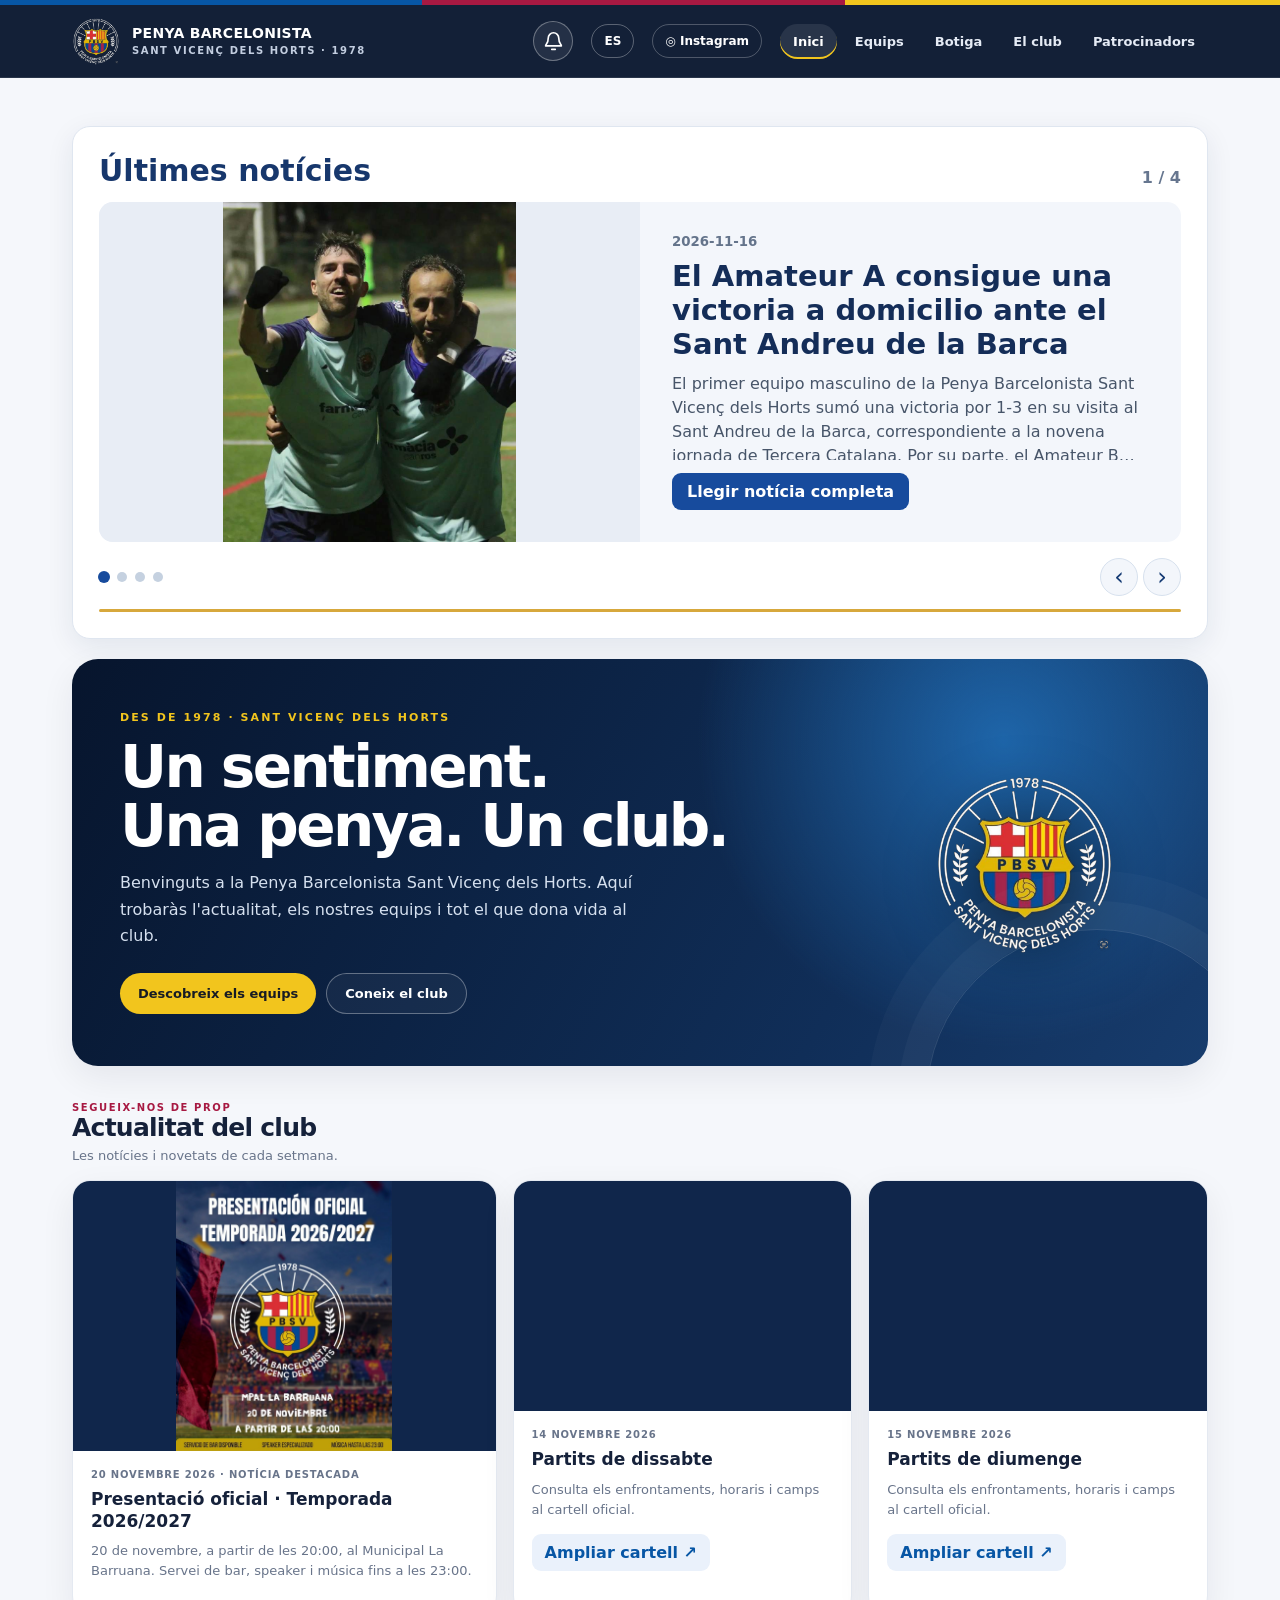
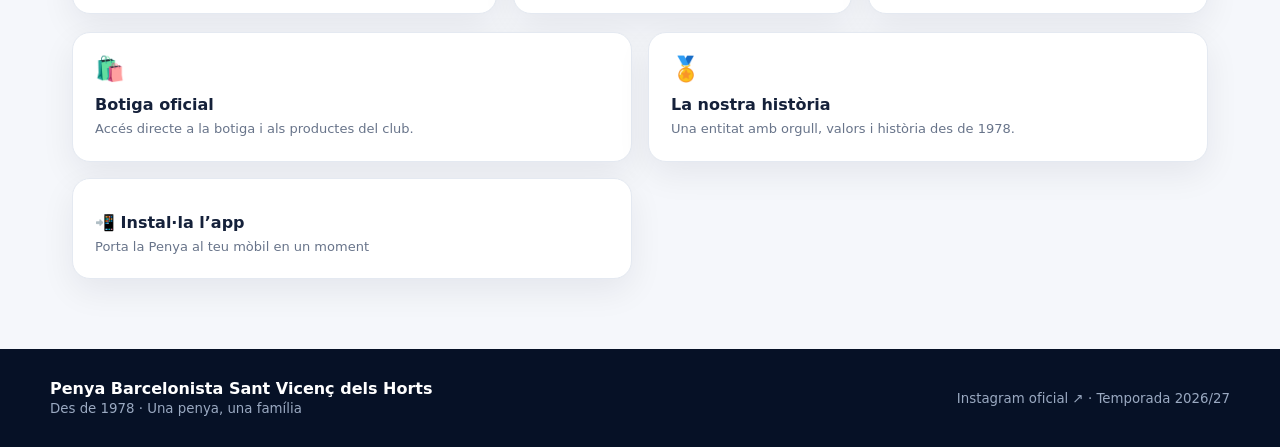
<file: preview/portada-optimitzada/index.html>
<!doctype html>
<html lang="ca">
<head>
<meta charset="utf-8">
<meta name="viewport" content="width=device-width,initial-scale=1">
<meta name="theme-color" content="#07152d">
<meta name="description" content="Web oficial de la Penya Barcelonista Sant Vicenç dels Horts. Actualitat, equips, botiga i club.">
<title>Penya Barcelonista Sant Vicenç dels Horts</title>
<style>
:root{--navy:#07152d;--navy2:#10264b;--blue:#0756a5;--red:#a71942;--gold:#f2c51d;--paper:#f5f7fb;--ink:#15213a;--muted:#68748a;--line:#e4e9f1;--white:#fff;--radius:18px;--shadow:0 12px 34px #07152d12}
*{box-sizing:border-box}html{scroll-behavior:smooth}body{margin:0;background:var(--paper);color:var(--ink);font-family:Inter,ui-sans-serif,system-ui,-apple-system,"Segoe UI",sans-serif}a{color:inherit;text-decoration:none}button{font:inherit}
.topline{height:5px;background:linear-gradient(90deg,var(--blue) 0 33%,var(--red) 33% 66%,var(--gold) 66%)}
header{position:sticky;top:0;z-index:20;background:#07152df2;backdrop-filter:blur(14px);color:white;border-bottom:1px solid #ffffff18}
.navwrap{max-width:1180px;margin:auto;padding:12px 22px;display:flex;align-items:center;gap:18px}
.brand{display:flex;align-items:center;gap:12px;min-width:0;margin-right:auto}.brand img{width:48px;height:48px;object-fit:contain;border-radius:0;background:transparent}.brandname{font-size:14px;font-weight:850;letter-spacing:.02em;line-height:1.2}.brandname small{display:block;color:#c3cee0;font-size:10px;font-weight:650;letter-spacing:.16em;margin-top:4px}
nav{display:flex;align-items:center;gap:5px}nav button{border:0;background:transparent;color:#e5ebf5;padding:10px 13px;border-radius:999px;font-weight:700;font-size:13px;cursor:pointer}nav button:hover,nav button.active{background:#ffffff17;color:#fff}nav button.active{box-shadow:inset 0 -2px var(--gold)}
.menu-toggle{display:none;border:1px solid #ffffff35;background:transparent;color:white;border-radius:12px;padding:9px 12px}
main{max-width:1180px;margin:auto;padding:28px 22px 70px}.view{display:none}.view.active{display:block}
.hero{position:relative;overflow:hidden;border-radius:26px;padding:52px 48px;min-height:310px;color:white;background:radial-gradient(circle at 82% 20%,#1e65a9 0,transparent 31%),linear-gradient(120deg,#07152d,#102e58 70%,#173c6d);box-shadow:var(--shadow)}
.hero:after{content:"";position:absolute;width:340px;height:340px;border:1px solid #ffffff20;border-radius:50%;right:-60px;bottom:-205px;box-shadow:0 0 0 28px #ffffff08,0 0 0 58px #ffffff06}
.eyebrow{font-size:11px;font-weight:850;letter-spacing:.19em;text-transform:uppercase;color:var(--gold)}h1{font-size:clamp(34px,5vw,58px);line-height:1.02;letter-spacing:-.045em;margin:14px 0;max-width:650px}.hero p{max-width:540px;color:#d5e0ef;line-height:1.65;margin:0 0 24px}.hero-actions{display:flex;gap:10px;flex-wrap:wrap}.btn{display:inline-flex;align-items:center;justify-content:center;border:0;border-radius:999px;padding:12px 18px;font-weight:800;font-size:13px;cursor:pointer}.btn.gold{background:var(--gold);color:#171b24}.btn.ghost{border:1px solid #ffffff55;color:white;background:#ffffff0b}.hero-crest{position:absolute;width:185px;height:185px;right:8%;top:50%;transform:translateY(-50%);object-fit:contain;filter:drop-shadow(0 12px 25px #0008)}
.section-head{display:flex;align-items:end;justify-content:space-between;gap:15px;margin:36px 0 17px}.section-head h2{font-size:25px;letter-spacing:-.03em;margin:0}.section-head p{color:var(--muted);font-size:13px;margin:6px 0 0}.kicker{color:var(--red);font-size:10px;letter-spacing:.16em;font-weight:900;text-transform:uppercase}
.news-grid{display:grid;grid-template-columns:1.25fr 1fr 1fr;gap:16px}.news-card,.panel,.team-card,.club-card{background:white;border:1px solid var(--line);border-radius:var(--radius);overflow:hidden;box-shadow:var(--shadow)}
.news-visual{height:150px;background:linear-gradient(135deg,#0b2b55,#1762a7);display:grid;place-items:center;color:white;position:relative}.news-card:first-child .news-visual{height:190px;background:linear-gradient(135deg,#10254a,#a71942)}.news-visual .ball{font-size:56px;opacity:.9}.news-visual .visual-label{position:absolute;left:17px;bottom:14px;font-size:10px;letter-spacing:.14em;font-weight:900;color:#fff}
.news-body{padding:18px}.meta{font-size:10px;color:var(--muted);font-weight:800;letter-spacing:.08em;text-transform:uppercase}.news-body h3{font-size:17px;line-height:1.25;margin:9px 0}.news-body p{font-size:13px;color:var(--muted);line-height:1.55;margin:0 0 14px}.readmore{font-size:12px;font-weight:850;color:var(--blue)}
.notice{padding:13px 16px;background:#fff8df;border:1px solid #f3e5ad;color:#66551c;border-radius:13px;font-size:12px;line-height:1.5;margin-top:18px}
.quick-grid{display:grid;grid-template-columns:repeat(3,1fr);gap:16px;margin-top:18px}.quick{padding:22px;background:white;border:1px solid var(--line);border-radius:var(--radius);box-shadow:var(--shadow)}.quick .symbol{font-size:24px}.quick h3{margin:12px 0 5px;font-size:16px}.quick p{margin:0;color:var(--muted);font-size:13px;line-height:1.5}
.page-title{padding:30px 0 18px}.page-title h1{font-size:clamp(32px,4vw,44px);color:var(--navy);margin:7px 0}.page-title p{color:var(--muted);max-width:680px;line-height:1.6;margin:0}
.team-grid{display:grid;grid-template-columns:repeat(3,1fr);gap:15px}.team-card{padding:22px}.team-icon{width:48px;height:48px;border-radius:15px;background:#eaf1fb;color:var(--blue);display:grid;place-items:center;font-size:23px}.team-card h3{margin:14px 0 6px}.team-card p{font-size:13px;color:var(--muted);line-height:1.5;min-height:38px}.team-card a{display:inline-block;margin-top:8px;color:var(--blue);font-size:12px;font-weight:850}
.store-panel{display:grid;grid-template-columns:1fr auto;align-items:center;gap:20px;padding:30px;background:linear-gradient(115deg,#0b1e3b,#163d70);color:white;border-radius:22px}.store-panel h2{font-size:28px;margin:0 0 8px}.store-panel p{color:#d0dced;line-height:1.6;max-width:560px;margin:0}.store-icon{font-size:58px}
.club-grid{display:grid;grid-template-columns:repeat(2,1fr);gap:15px}.club-card{padding:23px;cursor:pointer;transition:transform .15s,border-color .15s}.club-card:hover{transform:translateY(-2px);border-color:#b9cbe2}.club-card .symbol{font-size:25px}.club-card h3{margin:12px 0 6px}.club-card p{margin:0;color:var(--muted);font-size:13px;line-height:1.55}
.detail-panel{margin-top:18px;padding:24px;background:white;border:1px solid var(--line);border-radius:var(--radius);display:none}.detail-panel.open{display:block}.detail-panel h3{margin-top:0}
footer{background:#061126;color:#d6dfed;padding:30px 22px}.footer-inner{max-width:1180px;margin:auto;display:flex;align-items:center;justify-content:space-between;gap:20px}.footer-inner strong{color:white}.footer-inner small{color:#9aa9c1}
@media(max-width:800px){.navwrap{flex-wrap:wrap}.menu-toggle{display:block}nav{display:none;order:3;width:100%;flex-direction:column;align-items:stretch;padding:5px 0 8px}nav.open{display:flex}nav button{text-align:left;border-radius:10px}.hero{padding:35px 27px;min-height:350px}.hero-crest{width:110px;height:110px;right:20px;top:auto;bottom:18px;transform:none;opacity:.55}.hero p{max-width:90%}.news-grid{grid-template-columns:1fr 1fr}.news-card:first-child{grid-column:1/-1}.team-grid{grid-template-columns:1fr 1fr}.quick-grid{grid-template-columns:1fr}.store-panel{grid-template-columns:1fr}.store-icon{display:none}}
@media(max-width:520px){main{padding:18px 14px 48px}.brandname{font-size:12px}.brand img{width:42px;height:42px}.hero{border-radius:20px;padding:30px 22px;min-height:380px}.hero h1{font-size:39px}.hero p{max-width:100%;font-size:14px}.hero-crest{width:86px;height:86px;opacity:.35}.news-grid,.team-grid,.club-grid{grid-template-columns:1fr}.news-card:first-child{grid-column:auto}.news-card:first-child .news-visual{height:150px}.section-head{align-items:start;flex-direction:column}.footer-inner{align-items:flex-start;flex-direction:column}}

/* Fitxes d'equip i filtres: ampliació sobre el disseny original */
.team-filters{display:flex;gap:9px;flex-wrap:wrap;margin:0 0 19px}.team-filter{border:1px solid var(--line);background:white;border-radius:999px;padding:9px 16px;font-weight:800;font-size:12px;color:var(--navy);cursor:pointer}.team-filter.selected{background:var(--navy);color:white;border-color:var(--navy)}
.team-card{padding:0;cursor:pointer;transition:transform .2s}.team-card:hover{transform:translateY(-4px)}.team-image{height:150px;background:linear-gradient(135deg,var(--navy2),var(--blue));position:relative;display:grid;place-items:center;color:#e4ecf8;font-size:12px;font-weight:700;text-align:center}.team-image:before{content:"";position:absolute;inset:20px;border:1px solid #ffffff24;border-radius:13px}.team-image span{z-index:1}.team-card-body{padding:18px}.team-card h3{margin:0 0 5px}.team-card p{min-height:0;margin:0}.team-card .team-action{margin-top:12px;display:block;color:var(--blue);font-size:12px;font-weight:850}.team-count{color:var(--muted);font-size:12px;margin:0 0 15px}
.team-overlay{position:fixed;inset:0;background:#07152dc9;display:none;align-items:center;justify-content:center;padding:16px;z-index:40}.team-overlay.open{display:flex}.team-dialog{width:min(630px,100%);max-height:92vh;overflow:auto;background:white;border-radius:22px;padding:28px;position:relative;box-shadow:0 22px 80px #0005}.team-dialog h2{font-size:29px;margin:8px 0}.team-dialog p{color:var(--muted);line-height:1.6}.team-close{position:absolute;right:16px;top:13px;background:#edf1f6;border:0;border-radius:50%;width:37px;height:37px;font-size:22px;cursor:pointer}.team-detail-grid{display:grid;grid-template-columns:1fr 1fr;gap:12px;margin-top:19px}.team-detail-grid>div{border:1px solid var(--line);border-radius:12px;padding:15px}.team-detail-grid b{display:block;font-size:12px}.team-detail-grid span{font-size:12px;color:var(--muted)}.fcf-button{display:inline-block;margin-top:18px;background:var(--gold);border-radius:99px;padding:11px 18px;font-weight:850;font-size:13px}.lang-switch{border:1px solid #ffffff4d;background:transparent;color:white;border-radius:99px;padding:9px 12px;font-size:12px;font-weight:850;cursor:pointer}.store-button{margin-top:17px}
@media(max-width:520px){.team-grid{grid-template-columns:repeat(2,1fr)}.team-image{height:112px}.team-card-body{padding:12px}.team-card h3{font-size:14px}.team-detail-grid{grid-template-columns:1fr}.team-dialog{padding:22px}.lang-switch{margin-left:auto}}

/* v3 · fotografies reals, plantilles i notícies */
.instagram-link{color:#fff;font-size:12px;font-weight:800;border:1px solid #ffffff40;border-radius:999px;padding:9px 12px;white-space:nowrap}
.news-photo{display:block;width:100%;height:230px;object-fit:cover;object-position:center top;background:#10264b}.feature-news .news-photo{height:270px;object-fit:contain;background:#10264b}.real-news .news-card{display:flex;flex-direction:column}.real-news .news-body{flex:1}.photo-open{background:#eaf1fb;color:var(--blue);border:0;border-radius:9px;padding:9px 13px;font-weight:800;cursor:pointer}
.team-image img{width:100%;height:100%;object-fit:cover;display:block}.team-image{overflow:hidden}.team-photo-large{display:block;width:100%;max-height:290px;object-fit:contain;background:#e9eef7;border-radius:12px;margin:12px 0}
.roster-list{list-style:none;padding:0;margin:10px 0 16px;display:grid;grid-template-columns:repeat(2,minmax(0,1fr));gap:6px}.roster-list li{font-size:12px;padding:7px 8px;border-radius:8px;background:#f4f7fb;overflow-wrap:anywhere}.number{font-weight:900;color:var(--blue);margin-right:7px}.staff-list{list-style:none;padding:0;margin:8px 0}.staff-list li{font-size:12px;padding:6px 0;border-bottom:1px solid var(--line)}.staff-list small{color:var(--muted);display:block}.staff-heading{font-size:14px;margin:15px 0 5px}.club-personnel{display:grid;grid-template-columns:repeat(2,minmax(0,1fr));gap:10px}.club-personnel>div{padding:11px;border:1px solid var(--line);border-radius:10px}.club-personnel b{display:block;font-size:13px}.club-personnel small{color:var(--muted)}
.poster-overlay{display:none;position:fixed;inset:0;z-index:90;background:#020916e8;padding:50px 14px 20px;align-items:center;justify-content:center}.poster-overlay.open{display:flex}.poster-overlay img{max-width:100%;max-height:90vh;object-fit:contain}.poster-overlay button{position:absolute;right:18px;top:12px;background:white;border:0;border-radius:50%;font-size:28px;width:40px;height:40px;cursor:pointer}
@media(max-width:800px){.instagram-link{order:2}.real-news .news-photo{height:230px}}
@media(max-width:520px){.instagram-link{font-size:11px;padding:7px}.roster-list,.club-personnel{grid-template-columns:1fr}.feature-news .news-photo{height:250px}}

/* V4: avisos y gestión local */
.notify-panel{margin:22px 0;padding:24px;background:linear-gradient(145deg,#0b2043,#122f57);border:1px solid #ffffff20;border-radius:20px;color:#fff;box-shadow:0 14px 35px #07152d20}
.notify-panel h2{margin:0 0 9px;font-size:24px}.notify-panel p{color:#cbd8e9;font-size:13px;line-height:1.5}.notify-actions{display:flex;gap:10px;flex-wrap:wrap;margin:15px 0}.notify-actions button,.notify-panel button{border:0;border-radius:10px;background:var(--gold);color:#102039;font-weight:800;padding:10px 15px;cursor:pointer}.notify-panel button.secondary{background:#ffffff17;color:#fff;border:1px solid #ffffff45}.notify-panel label{display:inline-flex;gap:8px;align-items:center;margin:8px 20px 8px 0;font-size:13px}.notify-panel input[type=checkbox]{accent-color:var(--gold);width:16px;height:16px}.notify-list{display:grid;grid-template-columns:repeat(auto-fit,minmax(220px,1fr));gap:10px;margin:14px 0}.notify-item{padding:13px;background:#ffffff10;border:1px solid #ffffff20;border-radius:12px}.notify-item b{display:block;font-size:14px}.notify-item small{display:block;color:#cbd8e9;margin:4px 0}.notify-status{color:#f4d784;font-size:12px!important}.notify-form{display:grid;grid-template-columns:1fr 1fr;gap:10px;margin-top:15px}.notify-form input,.notify-form select{width:100%;border:1px solid #a3b4c8;border-radius:9px;padding:10px;background:#fff;color:#172338}.notify-form .full{grid-column:1/-1}.notify-form button{justify-self:start}.notify-form label{display:block;margin:0;color:#fff}.notify-form label span{display:block;margin-bottom:5px;font-size:12px}.notify-panel details{border-top:1px solid #ffffff2b;margin-top:15px;padding-top:15px}.notify-panel summary{cursor:pointer;font-weight:700}.notify-delete{font-size:11px!important;padding:5px 9px!important;margin-top:7px;background:#ffffff1e!important;color:#fff!important}.notify-disclaimer{font-size:11px!important;color:#cbd8e9!important}
@media(max-width:600px){.notify-form{grid-template-columns:1fr}.notify-form .full{grid-column:auto}.notify-panel{padding:17px}}
.pbsv-bell{display:grid;place-items:center;flex:0 0 auto;width:40px;height:40px;border:1px solid #ffffff55;border-radius:50%;background:#ffffff12;color:#fff;cursor:pointer}.pbsv-bell:hover,.pbsv-bell:focus-visible{background:#ffffff2a;outline:2px solid #f2c51d;outline-offset:2px}.pbsv-bell svg{width:21px;height:21px}.pbsv-alert-overlay{position:fixed;inset:0;z-index:100;background:#06132bc9;display:none;align-items:flex-start;justify-content:center;overflow-y:auto;padding:clamp(16px,5vh,50px) 14px}.pbsv-alert-overlay.open{display:flex}.pbsv-alert-dialog{background:#07152d;border-radius:20px;width:min(760px,100%);max-height:90vh;overflow:auto;padding:18px;box-shadow:0 20px 70px #0008}.pbsv-alert-head{display:flex;justify-content:space-between;align-items:center;color:#fff;gap:12px}.pbsv-alert-head h2{margin:0;font-size:20px}.pbsv-alert-close{background:#ffffff22;color:#fff;border:1px solid #ffffff55;border-radius:50%;width:38px;height:38px;cursor:pointer;font-size:24px}.pbsv-alert-dialog .notify-panel{margin:14px 0 0}@media(max-width:520px){.pbsv-alert-dialog{padding:12px}.pbsv-alert-overlay{padding:10px}.pbsv-bell{width:36px;height:36px}}
</style>
<link rel="manifest" href="./manifest.webmanifest">
<link rel="icon" type="image/png" href="./pbsv-crest.png">
<meta name="apple-mobile-web-app-capable" content="yes">
<meta name="apple-mobile-web-app-title" content="Penya Barcelonista">
<!-- pbsv-integrated-v1 --><!-- pbsv-android-fix-v2 -->
<style id="pbsv-sponsor-styles">
.pbsv-sponsor-grid{display:grid;grid-template-columns:repeat(auto-fit,minmax(210px,1fr));gap:18px;margin-top:24px}
.pbsv-sponsor-card{background:#fff;border:1px solid var(--line);border-radius:var(--radius);overflow:hidden;box-shadow:var(--shadow);display:flex;flex-direction:column}
.pbsv-sponsor-logo{height:145px;display:flex;align-items:center;justify-content:center;text-align:center;padding:18px;background:linear-gradient(135deg,#e7effb,#f8e7ed);color:var(--navy2);font-weight:850;font-size:18px}
.pbsv-sponsor-logo img{max-width:100%;max-height:112px;object-fit:contain}
.pbsv-sponsor-content{padding:18px;display:flex;flex:1;flex-direction:column;gap:12px}
.pbsv-sponsor-content h3{margin:0;font-size:17px}
.pbsv-sponsor-content a{margin-top:auto;align-self:flex-start;background:var(--blue);color:#fff;border-radius:999px;padding:10px 15px;font-size:13px;font-weight:800}
</style><style id="pbsv-news-css">
#pbsv-public-news{max-width:1200px;margin:22px auto;padding:20px;background:#fff;border:1px solid #dfe6f0;border-radius:18px;box-shadow:0 4px 20px #10244b12}
#pbsv-public-news h2{margin:0 0 15px;color:#17376c;font-size:clamp(22px,4vw,30px)}
.pbsv-news-list{display:grid;grid-template-columns:repeat(auto-fit,minmax(240px,1fr));gap:16px}
.pbsv-news-item{border:1px solid #dfe6f0;border-radius:14px;overflow:hidden;background:white}
.pbsv-news-item img{width:100%;height:160px;object-fit:cover}
.pbsv-news-item-body{padding:15px}.pbsv-news-item h3{font-size:18px;margin:7px 0}.pbsv-news-item p{line-height:1.5}.pbsv-news-item time{color:#65748d;font-size:13px}
.pbsv-news-item a{color:#174b9d;font-weight:700}
</style><style>body:has(#pbsv-news-carousel:not([hidden])) #pbsv-public-news{display:none!important}</style><style>body:has(#pbsv-news-carousel:not([hidden])) #pbsv-public-news{display:none!important}</style><style>body:has(#pbsv-news-carousel:not([hidden])) #pbsv-public-news{display:none!important}</style><style>body:has(#pbsv-news-carousel:not([hidden])) #pbsv-public-news{display:none!important}</style><style>body:has(#pbsv-news-carousel:not([hidden])) #pbsv-public-news{display:none!important}</style><style>body:has(#pbsv-news-carousel:not([hidden])) #pbsv-public-news{display:none!important}</style><style>body:has(#pbsv-news-carousel:not([hidden])) #pbsv-public-news{display:none!important}</style><style>body:has(#pbsv-news-carousel:not([hidden])) #pbsv-public-news{display:none!important}</style><style>body:has(#pbsv-news-carousel:not([hidden])) #pbsv-public-news{display:none!important}</style><style>body:has(#pbsv-news-carousel:not([hidden])) #pbsv-public-news{display:none!important}</style><style>body:has(#pbsv-news-carousel:not([hidden])) #pbsv-public-news{display:none!important}</style><style>body:has(#pbsv-news-carousel:not([hidden])) #pbsv-public-news{display:none!important}</style><link rel="stylesheet" href="./news-carousel-enhancement.css?v=20261113-mobile3"><link rel="stylesheet" href="./weekend-matches.css?v=20261113-mobile3"><link rel="stylesheet" href="./home-quick-links.css?v=20261113-mobile3"></head>
<body>
<div class="topline"></div>
<header>
 <div class="navwrap">
  <a class="brand" href="#" data-view="home" aria-label="Inici">
   <img src="assets/optimized/embedded-7ed5007e00f77b03.png" alt="Escut Penya Barcelonista Sant Vicenç dels Horts">
   <span class="brandname">PENYA BARCELONISTA<small>SANT VICENÇ DELS HORTS · 1978</small></span>
  </a>
  <button class="pbsv-bell" id="pbsvBell" type="button" aria-label="Obrir avisos" aria-haspopup="dialog" aria-controls="pbsvAlertOverlay" aria-expanded="false" title="Avisos"><svg viewBox="0 0 24 24" fill="none" stroke="currentColor" stroke-width="1.9" stroke-linecap="round" stroke-linejoin="round" aria-hidden="true"><path d="M18 8a6 6 0 0 0-12 0c0 7-3 7-3 9h18c0-2-3-2-3-9"/><path d="M10 21h4"/></svg></button>
   <button class="menu-toggle" id="menuToggle" aria-label="Obrir menú">☰ Menú</button>
  <button class="lang-switch" id="langSwitch" type="button" aria-label="Canviar idioma">ES</button>
  <a class="instagram-link" href="https://www.instagram.com/penyabarcelonistasv/?hl=es" target="_blank" rel="noopener noreferrer" aria-label="Instagram oficial">◎ Instagram</a>
  <nav id="mainNav" aria-label="Navegació principal">
   <button class="active" data-view="home">Inici</button>
   <button data-view="teams">Equips</button>
   <button data-view="store">Botiga</button>
   <button data-view="club">El club</button>
   <button data-view="sponsors">Patrocinadors</button>
  </nav>
 </div>
</header>
<main>
<section class="view active" id="home">


 <div class="hero">
  <div class="eyebrow">Des de 1978 · Sant Vicenç dels Horts</div>
  <h1 data-ca="Un sentiment. Una penya. Un club." data-es="Un sentimiento. Una peña. Un club.">Un sentiment.<br>Una penya. Un club.</h1>
  <p>Benvinguts a la Penya Barcelonista Sant Vicenç dels Horts. Aquí trobaràs l'actualitat, els nostres equips i tot el que dona vida al club.</p>
  <div class="hero-actions"><button class="btn gold" data-go="teams" data-ca="Descobreix els equips" data-es="Descubre los equipos">Descobreix els equips</button><button class="btn ghost" data-go="club" data-ca="Coneix el club" data-es="Conoce el club">Coneix el club</button></div>
  <img class="hero-crest" src="assets/optimized/embedded-7ed5007e00f77b03.png" alt="">
 </div>
 <div class="section-head"><div><div class="kicker">Segueix-nos de prop</div><h2 data-ca="Actualitat del club" data-es="Actualidad del club">Actualitat del club</h2><p>Les notícies i novetats de cada setmana.</p></div></div>
 <div class="news-grid real-news">
 <article class="news-card feature-news"><img class="news-photo" src="assets/optimized/embedded-f493db43f36da946.jpg" alt="Cartell de la presentació oficial de la temporada 2026/2027"><div class="news-body"><div class="meta">20 NOVEMBRE 2026 · NOTÍCIA DESTACADA</div><h3>Presentació oficial · Temporada 2026/2027</h3><p>20 de novembre, a partir de les 20:00, al Municipal La Barruana. Servei de bar, speaker i música fins a les 23:00.</p></div></article>
 <article class="news-card"><img class="news-photo" src="assets/optimized/embedded-9519d1b809efe086.jpg" alt="Cartell dels horaris de dissabte 7 de novembre"><div class="news-body"><div class="meta">7 NOVEMBRE 2026</div><h3>Partits de dissabte</h3><p>Consulta els enfrontaments, horaris i camps al cartell oficial.</p><button class="photo-open" data-poster="sat">Ampliar cartell ↗</button></div></article>
 <article class="news-card"><img class="news-photo" src="assets/optimized/embedded-0680dc48ff1d3a32.jpg" alt="Cartell dels horaris de diumenge 8 de novembre"><div class="news-body"><div class="meta">8 NOVEMBRE 2026</div><h3>Partits de diumenge</h3><p>Consulta els enfrontaments, horaris i camps al cartell oficial.</p><button class="photo-open" data-poster="sun">Ampliar cartell ↗</button></div></article>
 </div>
 <div class="notice">Agenda del cap de setmana del 7–8 de novembre de 2026. Aquests cartells són d'aquesta jornada, no un calendari actualitzat automàticament.</div>
 <div class="quick-grid">
  <div class="quick"><div class="symbol">⚽</div><h3>Els nostres equips</h3><p>Fitxes dels equips, competicions, calendaris i classificacions.</p></div>
  <div class="quick"><div class="symbol">🛍️</div><h3>Botiga oficial</h3><p>Accés directe a la botiga i als productes del club.</p></div>
  <div class="quick"><div class="symbol">🏅</div><h3>La nostra història</h3><p>Una entitat amb orgull, valors i història des de 1978.</p></div>
 </div>
</section>
<section class="view" id="teams">
 <div class="page-title"><div class="kicker" data-ca="Futbol base i competició" data-es="Fútbol base y competición">Futbol base i competició</div><h1 data-ca="Els nostres equips" data-es="Nuestros equipos">Els nostres equips</h1><p data-ca="Descobreix els 25 equips de la Penya. Cada fitxa tindrà fotografia real, plantilla, cos tècnic i accés a la competició oficial." data-es="Descubre los 25 equipos de la Penya. Cada ficha tendrá fotografía real, plantilla, cuerpo técnico y acceso a la competición oficial.">Descobreix els 25 equips de la Penya. Cada fitxa tindrà fotografia real, plantilla, cos tècnic i accés a la competició oficial.</p></div>
 <div class="team-filters" id="teamFilters"><button class="team-filter selected" data-group="all" data-ca="Tots" data-es="Todos">Tots</button><button class="team-filter" data-group="masc" data-ca="Masculí" data-es="Masculino">Masculí</button><button class="team-filter" data-group="fem" data-ca="Femení" data-es="Femenino">Femení</button><button class="team-filter" data-group="genuine" data-ca="Genuïns" data-es="Genuinos">Genuïns</button></div>
 <p class="team-count" id="teamCount"></p><div class="team-grid" id="teamGrid"></div>
 <div class="notice" data-ca="Ja hi ha fotografies i plantilles reals dels equips disponibles. La resta de fotografies es completaran més endavant." data-es="Ya hay fotografías y plantillas reales de los equipos disponibles. Las fotografías restantes se completarán más adelante.">Ja hi ha fotografies i plantilles reals dels equips disponibles. La resta de fotografies es completaran més endavant.</div>
</section>
<section class="view" id="store">
 <div class="page-title"><div class="kicker">Vesteix els nostres colors</div><h1 data-ca="Botiga del club" data-es="Tienda del club">Botiga del club</h1><p>Tot el material i la roba oficial de la Penya, en un mateix lloc.</p></div>
 <div class="store-panel"><div><div class="eyebrow">Botiga oficial</div><h2>Porta la Penya amb tu.</h2><p>Consulta el catàleg de roba, equipacions i productes oficials del club.</p><a class="btn gold store-button" href="https://www.futbolemotion.com/es/categoria/colectivos/equipaciones-penya-blaugrana-sant-vicents-del-horts" target="_blank" rel="noopener" data-ca="Visita la botiga oficial ↗" data-es="Visita la tienda oficial ↗">Visita la botiga oficial ↗</a></div><div class="store-icon">🛍️</div></div>
</section>
<section class="view" id="club">
 <div class="page-title"><div class="kicker">La nostra identitat</div><h1>El club</h1><p>Descobreix qui som, d'on venim i les persones que fan possible la Penya Barcelonista Sant Vicenç dels Horts.</p></div>
 <div class="club-grid">
  <article class="club-card" data-detail="history"><div class="symbol">📖</div><h3>Història</h3><p>Els nostres orígens, els moments destacats i el camí des de 1978.</p></article>
  <article class="club-card" data-detail="board"><div class="symbol">👥</div><h3>Junta directiva</h3><p>Les persones que representen i gestionen l'entitat.</p></article>
  <article class="club-card" data-detail="sports"><div class="symbol">⚽</div><h3>Àrea esportiva</h3><p>Direcció, coordinació i suport esportiu del club.</p></article>
  <article class="club-card" data-detail="honours"><div class="symbol">🏆</div><h3>Palmarès</h3><p>Títols, reconeixements i fites esportives del club.</p></article>
  <article class="club-card" data-detail="contact"><div class="symbol">📍</div><h3>Contacte i instal·lacions</h3><p>On som, com contactar amb nosaltres i com formar part del club.</p></article>
 </div>
 <div class="detail-panel" id="detailPanel"><h3 id="detailTitle">Història</h3><div id="detailText">Contingut pendent d’incorporar.</div></div>
</section>
<section class="view" id="sponsors">
 <div class="page-title"><div class="kicker" data-ca="Gràcies pel vostre suport" data-es="Gracias por vuestro apoyo">Gràcies pel vostre suport</div><h1 data-ca="Patrocinadors i col·laboradors" data-es="Patrocinadores y colaboradores">Patrocinadors i col·laboradors</h1><p data-ca="Entitats i empreses que fan costat a la Penya." data-es="Entidades y empresas que apoyan a la Penya.">Entitats i empreses que fan costat a la Penya.</p></div>
 <div class="pbsv-sponsor-grid" id="pbsvSponsorGrid"></div>
</section>
</main>
<div class="pbsv-alert-overlay" id="pbsvAlertOverlay" aria-hidden="true"><div class="pbsv-alert-dialog" role="dialog" aria-modal="true" aria-labelledby="pbsvAlertTitle" tabindex="-1"><div class="pbsv-alert-head"><h2 id="pbsvAlertTitle">🔔 Avisos de la Penya</h2><button type="button" class="pbsv-alert-close" id="pbsvAlertClose" aria-label="Tancar avisos">×</button></div><section class="notify-panel" id="avisos" aria-label="Avisos de la Penya">
 <div style="font-size:11px;color:#f2c51d;font-weight:900;letter-spacing:1.5px">PBSV · NOVEDADES</div>
 <h2 data-ca="Avisos de partits i esdeveniments" data-es="Avisos de partidos y eventos">Avisos de partits i esdeveniments</h2>
 <p data-ca="Activa els recordatoris del primer equip i dels actes importants. Aquesta primera versió funciona mentre tens la web oberta; els avisos automàtics amb l'app tancada arribaran quan configurem les notificacions push i publiquem la web amb HTTPS." data-es="Activa los recordatorios del primer equipo y de los actos importantes. Esta primera versión funciona mientras tienes la web abierta; los avisos automáticos con la app cerrada llegarán cuando configuremos las notificaciones push y publiquemos la web con HTTPS.">Activa els recordatoris del primer equip i dels actes importants. Aquesta primera versió funciona mentre tens la web oberta; els avisos automàtics amb l'app tancada arribaran quan configurem les notificacions push i publiquem la web amb HTTPS.</p>
 <div class="notify-actions"><button type="button" id="notifyEnable">🔔 Activar avisos</button><button type="button" class="secondary" id="notifyTest">Probar aviso</button></div>
 <div><label><input id="notifyFirst" type="checkbox" checked> <span data-ca="Partits del primer equip" data-es="Partidos del primer equipo">Partits del primer equip</span></label><label><input id="notifyEvents" type="checkbox" checked> <span data-ca="Actes del club" data-es="Eventos del club">Actes del club</span></label></div>
 <div class="notify-list" id="notifyList"></div>
 <p class="notify-status" id="notifyStatus" role="status"></p>
 <details><summary data-ca="Gestió de prova: afegir partits i actes" data-es="Gestión de prueba: añadir partidos y eventos">Gestió de prova: afegir partits i actes</summary>
 <p class="notify-disclaimer" data-ca="Els canvis es guarden només en aquest navegador. No és un panell privat segur ni actualitza els altres mòbils." data-es="Los cambios se guardan solo en este navegador. No es un panel privado seguro ni actualiza otros móviles.">Els canvis es guarden només en aquest navegador. No és un panell privat segur ni actualitza els altres mòbils.</p>
 <form class="notify-form" id="notifyForm"><label><span>Tipo</span><select id="notifyType"><option value="match">Primer equipo</option><option value="event">Evento del club</option></select></label><label><span>Fecha y hora</span><input id="notifyWhen" type="datetime-local" required></label><label class="full"><span>Título</span><input id="notifyTitle" maxlength="130" placeholder="Ej.: PBSV vs Rival" required></label><button type="submit">Añadir</button></form></details>
</section></div></div>
<div class="poster-overlay" id="posterOverlay" aria-hidden="true"><button id="posterClose" aria-label="Tancar cartell">×</button><img id="posterImage" alt="Cartell de partits ampliat"></div>
<div class="team-overlay" id="teamOverlay" role="presentation"><div class="team-dialog" role="dialog" aria-modal="true" aria-labelledby="teamTitle"><button class="team-close" id="teamClose" aria-label="Tancar">×</button><div class="kicker" id="teamGroup"></div><h2 id="teamTitle"></h2><p id="teamDescription"></p><div class="team-detail-grid"><div><b id="photoHeading">Fotografia de l'equip</b><div id="photoStatus">Pendent d’incorporar</div></div><div><b id="rosterHeading">Plantilla i cos tècnic</b><div id="rosterStatus">Pendent d’incorporar</div></div></div><div id="teamCompetition"></div></div></div>
<footer><div class="footer-inner"><div><strong>Penya Barcelonista Sant Vicenç dels Horts</strong><br><small>Des de 1978 · Una penya, una família</small></div><small><a href="https://www.instagram.com/penyabarcelonistasv/?hl=es" target="_blank" rel="noopener noreferrer">Instagram oficial ↗</a> · Temporada 2026/27</small></div></footer>
<script>
const views=[...document.querySelectorAll('.view')], nav=[...document.querySelectorAll('nav button')];
function showView(id){views.forEach(v=>v.classList.toggle('active',v.id===id));nav.forEach(b=>b.classList.toggle('active',b.dataset.view===id));document.getElementById('mainNav').classList.remove('open');window.scrollTo({top:0,behavior:'smooth'});}
nav.forEach(b=>b.addEventListener('click',()=>showView(b.dataset.view)));
document.querySelectorAll('[data-go]').forEach(b=>b.addEventListener('click',e=>{e.preventDefault();showView(b.dataset.go)}));
document.querySelector('.brand').addEventListener('click',e=>{e.preventDefault();showView('home')});
document.getElementById('menuToggle').addEventListener('click',()=>document.getElementById('mainNav').classList.toggle('open'));
const details={
 history:['Història','La Penya Barcelonista Sant Vicenç dels Horts es va fundar l’any 1978. Aquí incorporarem una cronologia amb els moments més importants, fotografies i records de l’entitat.'],
 board:['Junta directiva',''],
 sports:['Àrea esportiva',''],
 honours:['Palmarès','Aquí mostrarem els títols, ascensos, campionats i reconeixements aconseguits pels equips i per l’entitat.'],
 contact:['Contacte i instal·lacions','Afegirem l’adreça, el correu, el telèfon, les xarxes socials i la ubicació de les instal·lacions.']
};
document.querySelectorAll('[data-detail]').forEach(card=>card.addEventListener('click',()=>{let d=details[card.dataset.detail];document.getElementById('detailTitle').textContent=d[0];const target=document.getElementById('detailText');target.replaceChildren();if(card.dataset.detail==='board'||card.dataset.detail==='sports'){const grid=document.createElement('div');grid.className='club-personnel';(card.dataset.detail==='board'?clubBoard:clubSports).forEach(person=>{const div=document.createElement('div'),n=document.createElement('b'),r=document.createElement('small');n.textContent=person.name;r.textContent=person.role;div.append(n,r);grid.append(div)});target.append(grid)}else target.textContent=d[1];document.getElementById('detailPanel').classList.add('open');document.getElementById('detailPanel').scrollIntoView({behavior:'smooth',block:'nearest'})}));
document.querySelectorAll('.placeholder-link').forEach(a=>a.addEventListener('click',e=>e.preventDefault()));

const teamAssets={"Alevín S11 A":"assets/optimized/embedded-50f106a426bc5974.jpg","Amateur Fem A":"assets/optimized/embedded-4707cdbd74917852.jpg","Amateur Fem B":"assets/optimized/embedded-cbad2ad75f050046.jpg","Benjamín S10 A":"assets/optimized/embedded-13605b33eb51d21e.jpg","Cadete S15":"assets/optimized/embedded-56c3fbaff60dbabd.jpg","Juvenil A":"assets/optimized/embedded-a80be45866df25f5.jpg","PBSV Genuine Blau":"assets/optimized/embedded-167cf6dd8c9b2e97.jpg","news":"assets/optimized/embedded-f493db43f36da946.jpg","sat":"assets/optimized/embedded-9519d1b809efe086.jpg","sun":"assets/optimized/embedded-0680dc48ff1d3a32.jpg"};
const teamRosters={"Alevín S11 A":{"players":[{"name":"AGUDO AVILES, IVAN","number":6},{"name":"CHFIRA HADRI, ADAM","number":8},{"name":"DA SILVA PIO SANCHEZ, THIAGO","number":23},{"name":"EL HAMRI ATANEBA, MUSA","number":5},{"name":"FALCÓ SÁNCHEZ, JAN","number":9},{"name":"PARRILLA MOYA, ADRIAN","number":11},{"name":"SALHI BOURASSI, RAYAN","number":7},{"name":"SALHI ESAADANI, YOUSEFF","number":10}],"staff":[{"name":"GONZALEZ ARRABAL, JUAN MANUEL","role":"DELEGADO"},{"name":"GONZÁLEZ BELLAHNA, YASER","role":"ENTRENADOR"}]},"Alevín S11 B":{"players":[{"name":"AYAT MSAOURI EL MAHBOUBI, IMRAN","number":11},{"name":"CHELH GARCIA, ABDESLAM","number":19},{"name":"DELARCA VENTURA, ANDREW PAUL","number":8},{"name":"FERNANDEZ SANCHEZ, HUGO","number":13},{"name":"MARTINEZ CARO, LUIS","number":10},{"name":"YANIS","number":9},{"name":"ZATARAIZ PADILLA, RUBEN","number":7}],"staff":[{"name":"MIR PEREZ, IKER","role":"ENTRENADOR"},{"name":"RACHIK, ADAM","role":"ENTRENADOR"}]},"Alevín S12 A":{"players":[{"name":"BRAVO PALOMINO, JEAN PIERRE","number":15},{"name":"CHICA CAMINALS, LLUC","number":1},{"name":"FERNADEZ GIMENO, UNAI","number":14},{"name":"FERNANDEZ AGUILERA, DAVID","number":7},{"name":"HENNOUNI, ADEM MOHAMED ISLEM","number":19},{"name":"MARTINEZ LLORENTE, BIEL","number":8},{"name":"PARDO CARRO, IZAN","number":11},{"name":"RACHIK, MOHAMED REDA","number":10},{"name":"RODRIGUEZ BUENO, ALEJANDRO","number":2},{"name":"SANCHEZ HERNANDEZ, XAVI","number":9}],"staff":[{"name":"CHICA MARTINEZ, DAVID","role":"DELEGADO"},{"name":"TRILLAS DUEZ, BRUNO","role":"ENTRENADOR"}]},"Alevín S12 B":{"players":[{"name":"ALIAGA BORRALLO, DANIEL","number":2},{"name":"AYALA PRÓSPER, HUGO","number":19},{"name":"BAIGET PARDO, JAN","number":12},{"name":"LLIN CRUZ, NIL","number":30},{"name":"PEREZ HERNANDEZ, BIEL","number":8},{"name":"PUIG ROMERA, PAU","number":1},{"name":"RACHI RACHI, MAHER","number":16},{"name":"ROMERO ILINA, ALAN","number":11},{"name":"RUA SERRANO, MATEO","number":9},{"name":"RUEDA DIAZ, ALEJANDRO","number":15},{"name":"SANTALLA PRIETO, IKER","number":28},{"name":"VENTURA LOPEZ, MARC","number":10}],"staff":[{"name":"MARTINEZ, IZAN","role":"ENTRENADOR"},{"name":"MUÑOZ RAGA, JOEL","role":"ENTRENADOR"}]},"Alevín S12 C":{"players":[{"name":"CABANILLAS MARTINEZ, DANIEL","number":4},{"name":"EL FOUNTI EL HADI, ISMAIL","number":9},{"name":"FLORES GARCIA, CESAR","number":11},{"name":"GARCIA PEREZ, GERAY","number":7},{"name":"GOMEZ MOYA, ERIC","number":10},{"name":"MORGADO SOTO, ARES","number":6},{"name":"MORUNO SANZ, BIEL","number":12},{"name":"OLLE PERAN, OT","number":3},{"name":"PEREGRINA CALVO, XAVIER DAVID","number":13},{"name":"TIHAMI BELGHITI, MOHAMED AYOUB","number":2},{"name":"MORENO SIERRA, JUAN ANTONIO","number":1}],"staff":[{"name":"MOSCOSO MARTINEZ, RUBEN","role":"ENTRENADOR"},{"name":"VERDEJO GOMEZ, NICOLAS","role":"ENTRENADOR"}]},"Amateur Fem A":{"players":[{"name":"AGUAYO LACHICA, ANTÒNIA","number":11},{"name":"ALBANELL BERNAT, CARLOTA","number":23},{"name":"BAJO AMBRÓS, LAIA","number":25},{"name":"BARO GONZALEZ, MIREIA","number":7},{"name":"BLANQUÉ FONT, MARIA","number":18},{"name":"CATALA DIAZ, CARLA","number":17},{"name":"CERVELLÓ MARQUÈS, INGRID","number":5},{"name":"DEL VALLE TRISTANY, BLANCA","number":13},{"name":"GOMEZ BATET, ANNA","number":3},{"name":"MARTINEZ EL ABBASSI, SARA","number":8},{"name":"MEDINA PEREZ, CORAL","number":6},{"name":"MOLINA MUÑOZ, YAIZA","number":19},{"name":"NAVARRETE PARDO, CARLA","number":1},{"name":"PEREZ DOMINGO, CLAUDIA","number":22},{"name":"SALMON DIANA, SANDRA","number":9},{"name":"SANCHEZ PUERTAS, ELIA","number":2},{"name":"SANCHO LOPEZ, LEYRE","number":12},{"name":"Simon, Emma","number":14},{"name":"SORIANO GERIZ, NÚRIA","number":4},{"name":"URGELES QUINTERO, GISEL","number":10},{"name":"URGELES QUINTERO, JUDIT","number":21}],"staff":[{"name":"MOSCOSO MARTINEZ, CRISTIAN","role":"ENTRENADOR"},{"name":"JUAN CARLOS PLAZA","role":"2DO ENTRENADOR"},{"name":"Luna Molina Muñoz","role":"FISIO"}]},"Amateur A":{"players":[{"name":"BALDE DIAO, AMADOU TIDIANE","number":6},{"name":"BURJALES CARRILLO, ROGER","number":21},{"name":"EL AZZAOUY AOURDOU, RACHID","number":24},{"name":"EL GHRIM OUAROUS, NAOUFAL","number":9},{"name":"GAMERO RAMON, RAUL","number":22},{"name":"GÁMEZ SANCHO, MANUEL","number":1},{"name":"GARCÍA FERNÁNDEZ, IVAN","number":10},{"name":"GARCIA-ROSADO DURAN, HUGO","number":16},{"name":"GINESTAR FERNANDEZ, JOAN","number":5},{"name":"LUNES SEIJAS, PAU","number":15},{"name":"MANZANO ARROYO, DANIEL","number":12},{"name":"MARSOU BEN DRIS, HICHAM","number":4},{"name":"MARTÍNEZ GÓMEZ, ERIC","number":8},{"name":"MARTINEZ GRANDA, ALEJANDRO","number":3},{"name":"MORENO PADILLA, ERIC","number":11},{"name":"MUÑOZ JIMENEZ, LEO","number":2},{"name":"PATIÑO HERNANDEZ, JAN","number":23},{"name":"PEREZ GASPAR, XAVIER","number":25},{"name":"PEREZ DE TUDELA SANCHEZ, HUGO","number":18},{"name":"RODRIGUEZ ESCOZ, AARON","number":13},{"name":"ROMERO NUÑEZ, TOMAS IGNACIO","number":17},{"name":"RUIZ MARTIN, OMAR","number":14},{"name":"SANCHEZ URDA, DAVID","number":19},{"name":"TALKAM, FAYCAL","number":7}],"staff":[{"name":"GONZALEZ CANO, ANTONIO","role":"DELEGADO"},{"name":"VIDAL GONZÁLEZ, JORDI","role":"FISIOTERAPEUTA"},{"name":"PEREZ DE TUDELA BALLESTER, VICTOR","role":"2DO ENTRENADOR"},{"name":"FERRETE CARBONELL, SERGI","role":"ENTRENADOR"},{"name":"GARCIA GALVEZ, FRANCISCO JAVIER","role":"3ER ENTRENADOR"},{"name":"ENEKO","role":"PREPARADOR FISICO"}]},"Amateur B":{"players":[{"name":"BRAVO PALOMINO, JOFRE STALIN","number":15},{"name":"CABELLO GONZALEZ, IAN","number":3},{"name":"EL BOUKIRI AHARMIM, BILAL","number":8},{"name":"LOPEZ SANCHEZ, VICTOR","number":4},{"name":"LORENZO PEREZ, NOAH","number":17},{"name":"MARIN GÓMEZ, ADRIÀ","number":12},{"name":"MARQUEZ CARRILLO, TOMAS","number":null},{"name":"MARTINEZ PADILLA, JUAN PEDRO","number":13},{"name":"MUÑIZ ROBLEDO, YERAY","number":10},{"name":"NIEVES FERNANDEZ, ALBERTO","number":1},{"name":"PEREZ RUIZ, SERGIO","number":2},{"name":"RICARDO AGUILAR, ADRIAN","number":21},{"name":"ROJAS HERRANZ, MARTI","number":19},{"name":"SANCHEZ LUACES, IKER","number":11},{"name":"SORRIBES LOPEZ, IZAN","number":9},{"name":"SUGI, SORATO","number":14},{"name":"TALAYERO CARRASCO, GENIS","number":6},{"name":"MIGUEL MARTOS LINDEZ","number":5},{"name":"PAU FERNANDEZ CUADRA","number":null},{"name":"Miquel Capdevila","number":null},{"name":"DEMBA DABO","number":16},{"name":"VICTOR RIPOLL CASTILLO","number":null}],"staff":[{"name":"RAMIREZ CORRALES, ANTONIO","role":"ENTRENADOR"}]},"Amateur Fem B":{"players":[{"name":"ALBA SANCHEZ, VALERIA","number":26},{"name":"BAZ QUERALTÓ, ALBA JIA","number":3},{"name":"BUJELLA BUENO, CLARA","number":21},{"name":"CALVO MALO, JUDIT","number":2},{"name":"CANTILLO CIVICO, VIRGINIA","number":18},{"name":"CLARAMBO SIERRA, ARIADNA","number":5},{"name":"DIAZ BURGOS, AROA","number":20},{"name":"DOMENECH CORTES, GISELA","number":8},{"name":"FERNANDEZ ESTUDILLO, ALBA","number":24},{"name":"GARCIA LUCHA, PAULA","number":4},{"name":"GINABREDA DELGADO, PAULA","number":9},{"name":"GINER CARRASCULL, SILVIA","number":14},{"name":"HERNANDEZ GISBERT, KARLA","number":17},{"name":"LERIN PRIETO, ALESSANDRO","number":22},{"name":"MORALES SANCHEZ, CRISTINA","number":11},{"name":"ORTIZ NAVARRO, JUDITH","number":19},{"name":"REINA TOMICO, ISABEL","number":6},{"name":"RODRIGUEZ ALONSO, ANDREA","number":23},{"name":"SANTAEUGENIA SOLA, YEDITH","number":16},{"name":"VIVANCOS CLAVERAS, PAULA","number":12},{"name":"REDÓN CAMPOS, AINHOA","number":15},{"name":"REDONDO MONTOYA, LUCIA","number":7},{"name":"YANIRA","number":10},{"name":"IVET VILANOVA MEROÑO","number":1},{"name":"NURIA ALBARRAN","number":null}],"staff":[{"name":"FERNÁNDEZ BERMÚDEZ, DAVID","role":"ENTRENADOR"},{"name":"CAPDEVILA GIL, ARNAU","role":"2DO ENTRENADOR"},{"name":"GIMENO GALIMANY, ALBA","role":"DELEGADA"}]},"Benjamín S9 A":{"players":[{"name":"FARRÉ CERANTOLA, MATTEO","number":8},{"name":"MARTINEZ PEREZ, ALAN","number":10},{"name":"NAVARRO MARTIN, ANGEL JOSE","number":1},{"name":"RACHI RACHI, SAFOUANE","number":16},{"name":"RIVERA HERNANDEZ, MARTIN","number":9},{"name":"RUIZ MARTINEZ, VALERIA","number":11},{"name":"JOHAN","number":null},{"name":"ALMA","number":14},{"name":"MARIA","number":null},{"name":"QUISPE HUARCAYA, IÑAKI JOSEP","number":7},{"name":"SANTOS SIGURET, LEONARDO","number":6}],"staff":[{"name":"PLAZA GARCIA, JUAN CARLOS","role":"ENTRENADOR"}]},"Benjamín S10 A":{"players":[{"name":"ASENSIO MONTEJANO, ALVARO","number":null},{"name":"BUIZA AGUILAR, ALEJANDRO","number":null},{"name":"CAMPS MAHALEAN, ARNAU","number":null},{"name":"JARA BAQUE, AITOR EMANUEL","number":null},{"name":"JIMENEZ SAN VICTORINO, DARÍO","number":null},{"name":"LEE LARA, NOAH","number":null},{"name":"MARTINEZ VALVERDE, THEO","number":null},{"name":"MORANTE ARJONA, JULEN","number":null},{"name":"RODRIGUEZ HUNGRIA, MAX","number":null},{"name":"VENDRELL FERNANDEZ, MARC","number":null},{"name":"MATEO HERNANDEZ","number":null},{"name":"ANDRES CEPEDA","number":null}],"staff":[{"name":"MORANTE ROMERO, RUBEN","role":"2DO ENTRENADOR"},{"name":"YEPES BALDO, CARLOS","role":"ENTRENADOR"}]},"Cadete S15":{"players":[{"name":"ALMEDINA GARCIA, VICTOR","number":9},{"name":"AYALA MARTIN, ISAAC","number":5},{"name":"BERLANGA ANAYA, IVAN","number":17},{"name":"COELLO GARCIA, DEREK ALEXANDER","number":13},{"name":"GALVEZ LAARBI BEN, RAFA","number":7},{"name":"GARCIA MARTINEZ, JUAN DIEGO","number":8},{"name":"GARCIA MARTINEZ, LIONEL","number":10},{"name":"HIDALGO PEREZ, BIEL","number":4},{"name":"IKISS FAIZ, AMIN","number":11},{"name":"MORILLA RODRIGUEZ, POL","number":1},{"name":"QUIRÓS VILCHEZ, IKER","number":19},{"name":"RIBOT CHACÓN, BIEL","number":2},{"name":"ARTEAGA VARGAS, EDUARDO","number":21},{"name":"AVALOS CABALLERO, DYLAN JOSE MARIA","number":3}],"staff":[{"name":"MARTINEZ EL ABBASSI, SARA","role":"2DA ENTRENADORA"},{"name":"GARCIA JURA, CRISTIAN","role":"ENTRENADOR"}]},"Infantil S13":{"players":[{"name":"BRUNA LOPEZ, PABLO","number":9},{"name":"CUBA PAUCAR, THIAGO ALONSO","number":77},{"name":"GONZALEZ SERRAN, ARES","number":4},{"name":"GÜIZ RAMONEDA, JAN","number":21},{"name":"JARA BAQUE, JORGE JONAS","number":18},{"name":"LÓPEZ SANTAMARÍA, ADRIÁN","number":2},{"name":"MAQUEDA MORILLAS, AXEL","number":7},{"name":"MARTIN SALINAS, DAVID","number":15},{"name":"MARTINEZ LLORENTE, MARC","number":1},{"name":"MARTINEZ PEREZ, ANTONIO","number":10},{"name":"MONSERRATE OSORIO, ERIC","number":11},{"name":"MORENO HERNANDEZ, THIAGO","number":21},{"name":"PLAZA GONZALEZ, HECTOR","number":8},{"name":"SANCHEZ DOMINGUEZ, ERIK","number":31},{"name":"VILANOVA MEROÑO, NIL","number":17},{"name":"MOJICA LIZARAZO, SERGIO ANDRES","number":12}],"staff":[{"name":"CATALA DIAZ, CARLA","role":"ENTRENADORA"},{"name":"GARCIA ROSA, JOSE MANUEL","role":"DELEGADO"},{"name":"MARTINEZ, IZAN","role":"ENTRENADOR"}]},"Infantil S14":{"players":[{"name":"ALONSO PIQUÉ, ARNAU","number":3},{"name":"BIEGUNOV YAROVA, NIKITA","number":15},{"name":"CABALLERIA BUSTOS, NACHO","number":14},{"name":"CABAÑAS PAGES, ROC","number":7},{"name":"CARDONA CARO, JUAN MANUEL","number":23},{"name":"CESAR TARANCON, JON","number":29},{"name":"CHICA CAMINALS, ADRIÀ","number":11},{"name":"CLERICH BARREDO, JOEL","number":8},{"name":"DIAZ ROCA, BIEL","number":4},{"name":"FERNANDEZ AGUILERA, BRUNO","number":2},{"name":"GONZALEZ BELLAHNA, YUSEF","number":16},{"name":"GUTIERREZ GONZALEZ, ALEJANDRO","number":5},{"name":"LASA FALZETTA, MATIAS","number":19},{"name":"MORENO ORDÓÑEZ, SIMÓN","number":13},{"name":"PRIU RUBIO, HUGO","number":10},{"name":"RIOS ROSARIO, ADRIAN","number":9},{"name":"ROYUELA GONZALVES, JOAN","number":22},{"name":"SOLANAS DEU, LLUC","number":20},{"name":"VAQUERA HERRERA, ARON","number":12},{"name":"VARGAS ANTELO, DYLAN","number":6}],"staff":[{"name":"MARIN GÓMEZ, ADRIÀ","role":"DELEGADO"},{"name":"MARTÍNEZ GÓMEZ, ERIC","role":"ENTRENADOR"},{"name":"GONZALEZ BELLAHNA, YASER","role":"2DO ENTRENADOR"}]},"Infantil Fem A":{"players":[{"name":"ARTEAGA URRUTIA, IRIS","number":4},{"name":"BERLANGA ANAYA, MARTINA","number":11},{"name":"MERINO MARTINEZ, LEYRE","number":10},{"name":"PAZOS VALERO, ALBA","number":18},{"name":"REYES RODRIGUEZ, DANIELA","number":2},{"name":"GONZALEZ ARIAS, AINARA","number":14},{"name":"MORA AMADOR, AINHOA","number":1},{"name":"VILANOVA MEROÑO, VALENTINA","number":8},{"name":"HERNÁNDEZ MÉNDEZ, ALBA","number":null}],"staff":[{"name":"MATEOS ALCAIDE, GISELA","role":"ENTRENADORA"},{"name":"MARTINEZ PADILLA, JUAN PEDRO","role":"2DO ENTRENDOR"},{"name":"LORENZO PEREZ, NOAH","role":"DELEGADO"}]},"Juvenil A":{"players":[{"name":"ARTEAGA URRUTIA, WALTER SAUL","number":10},{"name":"BAÑOL SOTO, POL ESTEBAN","number":24},{"name":"CLAJER GONZALO, JORDI","number":19},{"name":"ESCUTE MARTINEZ, MARC","number":67},{"name":"GARCIA REINA, IKER","number":17},{"name":"GONZÁLEZ BELLAHNA, YASER","number":6},{"name":"LOPEZ GAMARRA, FELIX GERARD","number":11},{"name":"LOPEZ MARTINEZ, VICTOR","number":20},{"name":"LÓPEZ PÉREZ, MARCOS","number":77},{"name":"LOPEZ QUESADA, HUGO","number":7},{"name":"MANJON CARDENAS, PABLO","number":15},{"name":"MARTINEZ GOMEZ, IZAN","number":8},{"name":"MONTERO BAÑOS, DANIEL","number":9},{"name":"MOSCOSO MARTINEZ, RUBEN","number":13},{"name":"MUÑOZ RAGA, JOEL","number":5},{"name":"MUÑOZ SANCHEZ, PABLO","number":1},{"name":"RACHIK, ADAM","number":18},{"name":"RUA GONZALEZ, SERGI","number":22},{"name":"TORRECILLAS PEREZ, ALVARO","number":14},{"name":"VARON OLLE, ALEIX","number":3}],"staff":[{"name":"GONZALEZ, JUANMA","role":"DELEGADO"},{"name":"MARTINEZ MONTILLA, MANUEL","role":"ENTRENADOR"}]},"Juvenil B":{"players":[{"name":"AYALA MARTÍN, SAÜL","number":19},{"name":"BARCELO CASASAMPERE, ALEIX","number":9},{"name":"BARRAGAN QUESADA, SAMUEL","number":8},{"name":"BOLOIX SANTALIESTRA, GERARD","number":12},{"name":"BOUHLASS BOUHLASS, ISMAEL","number":7},{"name":"BUCKENS TRONCOSO, IKER","number":14},{"name":"CAMPOS DEL BARRIO, ALEJANDRO","number":25},{"name":"CARRASCOSA GINES, ERIC","number":6},{"name":"GARCIA JURA, DANIEL","number":4},{"name":"GARCÍA MARTÍNEZ, LEO","number":3},{"name":"JIMENEZ PRAT, FELIX","number":11},{"name":"MACHROH LIDALT, YOUSSAD","number":16},{"name":"MATEOS DIAZ, JESUS","number":5},{"name":"MATEOS DIAZ, LLUIS","number":2},{"name":"NOEL PANADES, MARC","number":1},{"name":"PEREZ CASTELLNOU, MIQUEL","number":69},{"name":"RODRIGUEZ MANZANO, SERGI","number":10},{"name":"TINOCO AMADOR, MIGUEL ANGEL","number":67},{"name":"TIZADO JIMENEZ, NIKO","number":13},{"name":"DIEGO MORALO","number":99},{"name":"SANTIAGO GARCIA SALAMANCA","number":15}],"staff":[{"name":"BUCKENS TAFALLA, BRUNO","role":"ENTRENADOR"},{"name":"CASAS, GERARD","role":"DELEGADO"}]},"Juvenil C":{"players":[{"name":"MORALO GORDON, DIEGO","number":null},{"name":"BERNIER MONTALBAN, TONI","number":6},{"name":"CANTARERO COSTA, ERIK","number":12},{"name":"GASCON MUÑOZ, HUGO","number":3},{"name":"HERNANDEZ RUIZ, HUGO","number":22},{"name":"JIN, YANGHAO","number":10},{"name":"MATA LOZANO, JOSE DAVID","number":7},{"name":"MIR PEREZ, IKER","number":69},{"name":"PALAU MARTÍ, GUERAU","number":18},{"name":"PEÑALVER PÉREZ, IZAN","number":5},{"name":"QUISPE HUARCAYA, NIJHAT SONYU","number":4},{"name":"SEGURA GONZALEZ, JOAN","number":14},{"name":"SEÑOR MONTES, JORGE","number":2},{"name":"VILA CARRANZA, GONZALO","number":11},{"name":"ENCINA PAIVA, MISAEL","number":19},{"name":"MAYORAL ALMEDA, ALEX","number":8},{"name":"GARCÍA TORRECILLAS, POL","number":9}],"staff":[{"name":"SEÑOR MÉNDEZ, JORGE","role":"ENTRENADOR"},{"name":"VENTAJA, JULI","role":"DELEGADO"}]},"Juvenil Fem A":{"players":[{"name":"FERNANDEZ SOLA, ARIADNA","number":8},{"name":"GONZALEZ VIUDEZ, NADIA","number":3},{"name":"MARTÍNEZ VALLS, VEGA","number":14},{"name":"ANDRES PLANS, NOA","number":22},{"name":"BARRERAS DE RIOS, JANA","number":16},{"name":"CENTELLES CORTES, ÁMBAR","number":19},{"name":"CENTELLES CORTES, ROCIO","number":20},{"name":"DE HARO VALENZUELA, ONA","number":1},{"name":"GIMENEZ BAKHKHAT, AMIRA","number":17},{"name":"GUTIÉRREZ ORTEGA, AITANA","number":11},{"name":"HERNANDEZ SANCHEZ, NAIARA","number":7},{"name":"MATEOS ALCAIDE, GISELA","number":13},{"name":"PASTOR GALERA, ARIADNA","number":6},{"name":"RAMIREZ GARCIA, NAIA","number":5},{"name":"RODRIGUEZ GONZALEZ, AINHOA","number":10},{"name":"RUIZ RIVERA, SOFIA","number":12},{"name":"SANCHEZ HERNANDEZ, MARTA","number":9},{"name":"ARÉVALO SÁNCHEZ, BERTA","number":21}],"staff":[{"name":"BARRERAS DE RIOS, TIAGO","role":"3ER ENTRENADOR"},{"name":"NAVARRO GARCIA, ANGELA","role":"2DA ENTRENADORA"},{"name":"FERNÁNDEZ SOLA, ADRIÀ","role":"ENTRENADOR"},{"name":"NAVARRO GARCIA, DAVID","role":"DELEGADO"}]},"PBSV Genuine Blau":{"players":[{"name":"MANUEL NAVAS","number":13},{"name":"JUAN ARRIBA","number":12},{"name":"SERGI JULIA","number":3},{"name":"MARC HERRERA","number":8},{"name":"SERGIO AGUILAR","number":31},{"name":"CARLOS KOURDACI","number":7},{"name":"BERTA SIO","number":34},{"name":"ERIC AMADOR","number":30},{"name":"JORGE VALERA","number":10},{"name":"CRISTO ORTEGA","number":6}],"staff":[{"name":"MANOLO VICO","role":"DELEGADO"},{"name":"IVAN RUEDA","role":"AUXILIAR"},{"name":"OSCAR AYALA","role":"ENTRENADOR"},{"name":"MANOLO VICO","role":"DELEGADO"},{"name":"IVAN RUEDA","role":"AUXILIAR"},{"name":"OSCAR AYALA","role":"ENTRENADOR"},{"name":"CARLES ROVIRA","role":"DELEGADO"},{"name":"GUILLERMO","role":"AUXILIAR"},{"name":"AROA VICO","role":"ENTRENADOR"},{"name":"CARLES ROVIRA","role":"DELEGADO"},{"name":"GUILLERMO","role":"AUXILIAR"},{"name":"AROA VICO","role":"ENTRENADOR"}]},"PBSV Genuine Grana":{"players":[{"name":"DANIEL VILA","number":1},{"name":"RUBEN MATAMORO","number":25},{"name":"ERIC CLAUDIO","number":17},{"name":"HUGO ABELLO","number":4},{"name":"ARIAN SANCHEZ","number":20},{"name":"PEDRO GARCIA","number":11},{"name":"MARC GRANADOS","number":18},{"name":"JAVI MARTIN","number":9},{"name":"IZAN BAIGET","number":32}],"staff":[]},"PBSV Genuine Groc":{"players":[{"name":"ALEX CANO","number":null},{"name":"MIGUEL ANGEL MURILLO","number":14},{"name":"ALBERT MARFIL","number":27},{"name":"FERRAN PAGES","number":24},{"name":"SANTI MATAMOROS","number":28},{"name":"ALBERT QUILES","number":15},{"name":"CARLO COLLADO","number":null},{"name":"IZAN DOMINGUEZ","number":null},{"name":"ALEX VICO","number":2}],"staff":[]},"PBSV Genuine Taronja":{"players":[{"name":"PIERRE GUILLOU","number":16},{"name":"JONATHAN VELÁSQUES","number":22},{"name":"ALBERT ROMERO","number":33},{"name":"ALBERTO RODRIGUEZ","number":19},{"name":"HUGO NAVARRO","number":34},{"name":"DAMIÀ SEGURA","number":5},{"name":"DABO THIERNO","number":21},{"name":"IZAN BARRAGAN","number":37},{"name":"UZIEL ESPINO","number":25},{"name":"MARTÍ AMBROJO","number":null},{"name":"MARIO FLORES","number":22},{"name":"AINOHA","number":null}],"staff":[]},"Veteranas":{"players":[{"name":"AINHOA ROJO VICO","number":null},{"name":"SANDRA VICO VEGA","number":null},{"name":"LAURA ROMERO LEON","number":null},{"name":"ESTHER VALERO MARTINEZ","number":null},{"name":"SUSANA GARCIA CONESA","number":null},{"name":"ANA MARIA MARTIN ROMERO","number":null},{"name":"RAQUEL LOPEZ GARCIA","number":null},{"name":"ELENA MACIAS FRUTOS","number":null},{"name":"YAIZA SANTOS AVILA","number":null},{"name":"NOELIA ARA GALLARDO","number":null},{"name":"NOELIA VAZQUEZ VICO","number":null},{"name":"PASTORA LOPEZ DOMINGUEZ","number":null},{"name":"YASMIN HERNANDEZ MARTINEZ","number":null},{"name":"PATRICIA VELASCO CAMPAN","number":null},{"name":"CRISTINA MADRID GOMICIA","number":null}],"staff":[{"name":"IVAN RUEDA","role":"ENTRENADOR"},{"name":"GUILLERMO ALCAIDE LORENTE","role":"2DO ENTRENADOR"},{"name":"NOEMI RAGA DOMINGUEZ","role":"DELEGADA"}]},"Prebenjamín S7 A":{"players":[{"name":"DANIELA CUADRADO NAVARRO","number":9},{"name":"ALEX CAZORLA RICO","number":1},{"name":"FRANCISCO JOSE CRUZ AMAYA","number":10},{"name":"ZAID GABRIEL TORRES CARLOS","number":5},{"name":"ADRIÀ CASTELLET PRAT","number":8},{"name":"JOSE AMAR RUIZ","number":null},{"name":"ADRIAN VENIMIR PEKTOV","number":6},{"name":"N'GALLO DIAKITE SIDIBE","number":4},{"name":"JESUS SANCHEZ MATEOS","number":7},{"name":"ANDER RODRIGUEZ BUENO","number":2}],"staff":[{"name":"MARTA SANCHEZ","role":"ENTRENADORA"},{"name":"PABLO MONTERO","role":"2DO ENTRENADOR"},{"name":"IVAN BERLANGA","role":"3ER ENTRENADOR"}]}};
const clubBoard=[{"name": "CARLOS BUCHERAS", "role": "PRESIDENTE"}, {"name": "CARLES ROVIRA", "role": "VICEPRESIDENTE"}, {"name": "ALBERT ALBAO", "role": "TRESORER"}, {"name": "ANTON DURAN", "role": "VICEPRESIDENTE 2do"}, {"name": "Mª INES MARTINEZ", "role": "VOCAL"}, {"name": "JOSE LINARES", "role": "VOCAL"}, {"name": "CAROL PARRA", "role": "VOCAL"}, {"name": "MANU GARCIA", "role": "VOCAL"}];
const clubSports=[{"name": "RICARDO TORREBLANCA", "role": "DIRECTOR DEPORTIVO"}, {"name": "IZAN ARTIFO", "role": "COORDINADOR GENERAL"}, {"name": "FERNANDO TRONCOSO", "role": "COORDINADOR F11"}, {"name": "ERIC MARTINEZ", "role": "COORDINADOR F7"}, {"name": "CARLA CATALA", "role": "COORDINADORA FEMENINA"}, {"name": "AARON RODRIGUEZ", "role": "COORDINADOR PORTEROS"}, {"name": "JORDI VIDAL", "role": "FISIOTERAPEUTA CLUB"}, {"name": "DAVINIA GARCIA", "role": "SECRETARIA"}];
const clubTeams=[
['Amateur A','masc'],['Amateur B','masc'],['Juvenil A','masc'],['Juvenil B','masc'],['Juvenil C','masc'],['Cadete S15','masc'],['Infantil S14','masc'],['Infantil S13','masc'],['Alevín S12 A','masc'],['Alevín S12 B','masc'],['Alevín S12 C','masc'],['Alevín S11 A','masc'],['Alevín S11 B','masc'],['Benjamín S10 A','masc'],['Benjamín S9 A','masc'],['Prebenjamín S7 A','masc'],
['Veteranas','fem'],['Amateur Fem A','fem'],['Amateur Fem B','fem'],['Juvenil Fem A','fem'],['Infantil Fem A','fem'],
['PBSV Genuine Blau','genuine'],['PBSV Genuine Grana','genuine'],['PBSV Genuine Groc','genuine'],['PBSV Genuine Taronja','genuine']];
const fcfLinks={'Cadete S15':'https://www.fcf.cat/ca/competicio/2026-2027/cadet-segona-divisio-s15/grup-14/resultats','Amateur A':'https://www.fcf.cat/ca/competicio/2026-2027/tercera-catalana/grup-12/resultats','Amateur Fem B':'https://www.fcf.cat/ca/competicio/2026-2027/segona-divisio-femeni/grup-5/resultats'};
let chosenGroup='all',siteLang='ca';
const tr=(ca,es)=>siteLang==='ca'?ca:es;
const groups={masc:['Masculí','Masculino'],fem:['Femení','Femenino'],genuine:['Genuïns','Genuinos']};
function renderClubTeams(){const grid=document.getElementById('teamGrid');grid.replaceChildren();let visible=clubTeams.filter(t=>chosenGroup==='all'||t[1]===chosenGroup);document.getElementById('teamCount').textContent=visible.length+' '+tr('equips','equipos');visible.forEach(([name,group])=>{const card=document.createElement('article');card.className='team-card';card.tabIndex=0;card.setAttribute('role','button');card.setAttribute('aria-label',tr('Obrir fitxa de ','Abrir ficha de ')+name);const image=document.createElement('div');image.className='team-image';const imText=document.createElement('span');imText.textContent=tr('FOTOGRAFIA PENDENT','FOTOGRAFÍA PENDIENTE');if(teamAssets[name]){const photo=document.createElement('img');photo.src=teamAssets[name];photo.alt=tr('Fotografia de ','Fotografía de ')+name;photo.loading='lazy';image.append(photo)}else image.append(imText);const body=document.createElement('div');body.className='team-card-body';const title=document.createElement('h3');title.textContent=name;const desc=document.createElement('p');desc.textContent=groups[group][siteLang==='ca'?0:1];const action=document.createElement('span');action.className='team-action';action.textContent=tr('Veure fitxa →','Ver ficha →');body.append(title,desc,action);card.append(image,body);card.addEventListener('click',()=>openClubTeam(name,group));card.addEventListener('keydown',e=>{if(e.key==='Enter'||e.key===' '){e.preventDefault();openClubTeam(name,group)}});grid.append(card);});}
function openClubTeam(name,group){
 document.getElementById('teamTitle').textContent=name;
 document.getElementById('teamGroup').textContent=groups[group][siteLang==='ca'?0:1];
 document.getElementById('teamDescription').textContent=tr('Fitxa individual · Temporada 2026/27','Ficha individual · Temporada 2026/27');
 document.getElementById('photoHeading').textContent=tr('Fotografia de l’equip','Fotografía del equipo');
 document.getElementById('rosterHeading').textContent=tr('Plantilla i cos tècnic','Plantilla y cuerpo técnico');
 const photoSlot=document.getElementById('photoStatus');photoSlot.replaceChildren();
 if(teamAssets[name]){const img=document.createElement('img');img.src=teamAssets[name];img.className='team-photo-large';img.alt=name;photoSlot.append(img)}else photoSlot.textContent=tr('Fotografia pendent','Fotografía pendiente');
 const rosterSlot=document.getElementById('rosterStatus');rosterSlot.replaceChildren();const data=teamRosters[name];
 if(data){
  const label=document.createElement('h4');label.className='staff-heading';label.textContent=tr('Jugadors/es','Jugadores/as')+' ('+data.players.length+')';rosterSlot.append(label);
  const ul=document.createElement('ul');ul.className='roster-list';data.players.forEach(p=>{const li=document.createElement('li');if(p.number!==null){const n=document.createElement('span');n.className='number';n.textContent='#'+p.number;li.append(n)}li.append(document.createTextNode(p.name));ul.append(li)});rosterSlot.append(ul);
  if(data.staff.length){const heading=document.createElement('h4');heading.className='staff-heading';heading.textContent=tr('Cos tècnic','Cuerpo técnico');rosterSlot.append(heading);const list=document.createElement('ul');list.className='staff-list';data.staff.forEach(p=>{const li=document.createElement('li');li.textContent=p.name;const role=document.createElement('small');role.textContent=p.role;li.append(role);list.append(li)});rosterSlot.append(list)}
 }else rosterSlot.textContent=tr('Plantilla pendent','Plantilla pendiente');
 const slot=document.getElementById('teamCompetition');slot.replaceChildren();if(fcfLinks[name]){const link=document.createElement('a');link.className='fcf-button';link.href=fcfLinks[name];link.target='_blank';link.rel='noopener noreferrer';link.textContent=tr('Resultats i classificació a la FCF ↗','Resultados y clasificación en la FCF ↗');slot.append(link)}else{const p=document.createElement('p');p.textContent=tr('Enllaç FCF pendent de facilitar.','Enlace FCF pendiente de facilitar.');slot.append(p)}
 document.getElementById('teamOverlay').classList.add('open');document.getElementById('teamClose').focus();}
function closeClubTeam(){document.getElementById('teamOverlay').classList.remove('open')}
document.getElementById('teamClose').addEventListener('click',closeClubTeam);document.getElementById('teamOverlay').addEventListener('click',e=>{if(e.target.id==='teamOverlay')closeClubTeam()});document.addEventListener('keydown',e=>{if(e.key==='Escape')closeClubTeam()});
document.getElementById('teamFilters').addEventListener('click',e=>{const b=e.target.closest('[data-group]');if(!b)return;chosenGroup=b.dataset.group;document.querySelectorAll('.team-filter').forEach(x=>x.classList.toggle('selected',x===b));renderClubTeams()});
const translations=[['Inici','Inicio'],['Equips','Equipos'],['Botiga','Tienda'],['El club','El club'],['Patrocinadors','Patrocinadores']];
document.getElementById('langSwitch').addEventListener('click',()=>{siteLang=siteLang==='ca'?'es':'ca';document.documentElement.lang=siteLang;document.getElementById('langSwitch').textContent=siteLang==='ca'?'ES':'CAT';document.querySelectorAll('[data-ca][data-es]').forEach(el=>{el.textContent=el.dataset[siteLang]});nav.forEach((b,i)=>b.textContent=translations[i][siteLang==='ca'?0:1]);renderClubTeams();});
document.querySelectorAll('[data-poster]').forEach(btn=>btn.addEventListener('click',()=>{document.getElementById('posterImage').src=teamAssets[btn.dataset.poster];document.getElementById('posterOverlay').classList.add('open');document.getElementById('posterOverlay').setAttribute('aria-hidden','false')}));
document.getElementById('posterClose').addEventListener('click',closePoster);
document.getElementById('posterOverlay').addEventListener('click',e=>{if(e.target.id==='posterOverlay')closePoster()});
function closePoster(){document.getElementById('posterOverlay').classList.remove('open');document.getElementById('posterOverlay').setAttribute('aria-hidden','true')}
document.addEventListener('keydown',e=>{if(e.key==='Escape')closePoster()});
renderClubTeams();

// Recordatorios locales de demostración. No hay push en segundo plano.
(function(){
 const key='pbsv-v4-alerts';
 const initial=[
 {id:'fixture-20261107',type:'match',title:'Juventud 25 Septiembre vs Primer equipo',when:'2026-11-07T18:00'},
 {id:'presentation-20261120',type:'event',title:'Presentación oficial temporada 2026/27 · Municipal La Barruana',when:'2026-11-20T20:00'}
 ];
 let items;
 try{const saved=JSON.parse(localStorage.getItem(key));items=Array.isArray(saved)?saved:initial;}catch(_){items=initial;}
 const first=document.getElementById('notifyFirst'),events=document.getElementById('notifyEvents'),status=document.getElementById('notifyStatus'),list=document.getElementById('notifyList');
 const save=()=>{try{localStorage.setItem(key,JSON.stringify(items));}catch(_){}};
 const prefKey='pbsv-v4-alert-prefs';
 try{const p=JSON.parse(localStorage.getItem(prefKey)||'{}');first.checked=p.match!==false;events.checked=p.event!==false;}catch(_){}
 const savePrefs=()=>{try{localStorage.setItem(prefKey,JSON.stringify({match:first.checked,event:events.checked}));}catch(_){}};
 first.addEventListener('change',savePrefs);events.addEventListener('change',savePrefs);
 function showMessage(msg){status.textContent=msg;}
 function render(){list.replaceChildren();items.sort((a,b)=>a.when.localeCompare(b.when));for(const item of items){const div=document.createElement('div');div.className='notify-item';const title=document.createElement('b');title.textContent=item.title;const when=document.createElement('small');const d=new Date(item.when);when.textContent=(item.type==='match'?'⚽ Partido · ':'📅 Evento · ')+(isNaN(d)?item.when:d.toLocaleString('es-ES',{dateStyle:'medium',timeStyle:'short'}));div.append(title,when);const del=document.createElement('button');del.className='notify-delete';del.type='button';del.textContent='Eliminar';del.addEventListener('click',()=>{items=items.filter(x=>x.id!==item.id);save();render();});div.append(del);list.append(div);}if(!items.length)list.textContent='No hay avisos configurados.';}
 async function notify(title,body){
 if(!('Notification' in window))throw Error('Chrome no admite notificaciones en este contexto');
 if(Notification.permission!=='granted')throw Error('Permiso actual: '+Notification.permission+'. Pulsa Activar avisos.');
 if(!('serviceWorker' in navigator))throw Error('El navegador no admite Service Worker');
 const reg=await navigator.serviceWorker.register('./pbsv-sw.js',{scope:'./'});
 await reg.showNotification(title,{body,icon:'./pbsv-icon-padded.png',tag:'pbsv-alert',data:{url:'./index.html'}});
 return true;
}
 document.getElementById('notifyEnable').addEventListener('click',async()=>{if(!('Notification' in window)){showMessage('Este navegador no admite notificaciones.');return;}if(!window.isSecureContext){showMessage('Para solicitar permiso hay que publicar la web con HTTPS. En un archivo local puede no funcionar.');return;}try{if(!('serviceWorker' in navigator)){showMessage('Tu navegador no admite Service Workers.');return;}await navigator.serviceWorker.register('./pbsv-sw.js',{scope:'./'});const result=Notification.permission==='granted'?'granted':await Notification.requestPermission();showMessage(result==='granted'?'Permiso concedido. Mantén abierta la web para recibir estos recordatorios.':result==='denied'?'Notificaciones bloqueadas en el navegador.':'Permiso no concedido.');}catch(_){showMessage('No se pudo solicitar el permiso.');}});
 document.getElementById('notifyTest').addEventListener('click',async()=>{
 try{await notify('🔔 Penya Barcelonista','Aviso de prueba de la web PBSV');showMessage('Notificación enviada al móvil.');}
 catch(e){console.error(e);showMessage('No se pudo enviar: '+e.message);}
});
 document.getElementById('notifyForm').addEventListener('submit',e=>{e.preventDefault();const title=document.getElementById('notifyTitle').value.trim(),when=document.getElementById('notifyWhen').value,type=document.getElementById('notifyType').value;if(!title||!when||!Number.isFinite(new Date(when).getTime()))return;items.push({id:'local-'+Date.now(),title,when,type});save();render();e.target.reset();showMessage('Guardado en este dispositivo.');});
 const sent=new Set();
 async function check(){const now=Date.now();for(const item of items){if((item.type==='match'&&!first.checked)||(item.type==='event'&&!events.checked))continue;const when=new Date(item.when).getTime();if(!Number.isFinite(when))continue;const lead=item.type==='match'?60:24*60;const trigger=when-lead*60000;if(now>=trigger&&now<when&& !sent.has(item.id)){try{if(await notify('🔔 '+(item.type==='match'?'Partido del primer equipo':'Evento de la Penya'),item.title+' · '+new Date(when).toLocaleString('es-ES',{dateStyle:'short',timeStyle:'short'})))sent.add(item.id);}catch(e){console.warn('Recordatorio pendiente:',e);}}}}
 render();check();setInterval(check,60000);
 showMessage('Avisos compatibles con Chrome Android. Los recordatorios funcionan mientras la web está abierta.');
})();

/* pbsv-teams-json-integration-v1 */
(function(){
 fetch('./data/equips.json',{cache:'no-store'}).then(r=>{if(!r.ok)throw Error('No team data');return r.json()}).then(d=>{
  if(!Array.isArray(d.teams)||!d.teams.length)return;
  const valid=d.teams.filter(t=>t&&typeof t.name==='string'&&['masc','fem','genuine'].includes(t.category));
  if(!valid.length)return;
  clubTeams.splice(0,clubTeams.length,...valid.map(t=>[t.name,t.category]));
  for(const k of Object.keys(teamAssets))delete teamAssets[k];
  for(const k of Object.keys(teamRosters))delete teamRosters[k];
  for(const k of Object.keys(fcfLinks))delete fcfLinks[k];
  for(const t of valid){
   if(t.image&&typeof t.image==='string'&&(/^(\.\/)?assets\//.test(t.image)||t.image.startsWith('data:image/')))teamAssets[t.name]=t.image;
   teamRosters[t.name]={players:Array.isArray(t.players)?t.players:Array.isArray(t.members)?t.members.map(name=>({name,number:null})):[],staff:Array.isArray(t.staff)?t.staff:[]};
   if(t.url&&/^https:\/\//.test(t.url))fcfLinks[t.name]=t.url;
  }
  const selected=document.querySelector('#teamFilters .team-filter.selected');
  if(selected)selected.click();
 }).catch(e=>console.warn('PBSV teams:',e));
})();
</script>
<script>if('serviceWorker' in navigator&&isSecureContext){navigator.serviceWorker.register('./pbsv-sw.js',{scope:'./'}).catch(console.warn)}</script>
<script id="pbsv-sponsors-script">
(function(){
const fallback=[
{name:"Recuperaciones y Transportes Santiago Rubio",url:"https://www.instagram.com/recuptrans.santiago?vrfl=MW4zcmtsaWExOWxhNA=="},
{name:"Pneumàtics García",url:"https://www.instagram.com/pneumaticsgarciagt?xtok=dXZmcGVuajlwZDZj"},
{name:"Transmar",url:"https://transmar.net/es/"},
{name:"Ajuntament Sant Vicenç dels Horts",url:"https://svh.cat/"},
{name:"Agrupació FCB",url:"https://agrupaciofcb.cat/"}
];
function render(items){
 const grid=document.getElementById("pbsvSponsorGrid");if(!grid)return;
 grid.replaceChildren(...items.map(s=>{
 const card=document.createElement("article");card.className="pbsv-sponsor-card";
 const logo=document.createElement("div");logo.className="pbsv-sponsor-logo";
 if(s.image&&/^(assets\/|\.\/|https:\/\/)/.test(s.image)){const img=document.createElement("img");img.src=s.image;img.alt=s.name;img.onerror=()=>logo.replaceChildren(document.createTextNode(s.name));logo.append(img)}else logo.textContent=s.name;
 const body=document.createElement("div");body.className="pbsv-sponsor-content";
 const name=document.createElement("h3");name.textContent=s.name;
 const link=document.createElement("a");link.href=s.url;link.target="_blank";link.rel="noopener noreferrer";link.textContent="Visitar ↗";
 body.append(name,link);card.append(logo,body);return card;
 }));
}
render(fallback);
fetch("./data/patrocinadors.json",{cache:"no-store"}).then(r=>{if(!r.ok)throw Error("fetch failed");return r.json()}).then(d=>{if(Array.isArray(d.sponsors)){const items=d.sponsors.filter(s=>typeof s.name==="string"&&typeof s.url==="string"&&s.url.startsWith("https://"));if(items.length)render(items)}}).catch(console.warn);
})();
</script><script id="pbsv-news-script">
(function(){
const section=document.createElement('section');section.id='pbsv-public-news';section.hidden=true;
const heading=document.createElement('h2');heading.textContent='Notícies de la Penya';
const list=document.createElement('div');list.className='pbsv-news-list';section.append(heading,list);
function home(){return document.querySelector('#home, #inicio, #inici, [data-view="home"].view, [data-view="inicio"].view, [data-view="inici"].view');}
function place(){const target=home();if(target){target.prepend(section)}else{const main=document.querySelector('main');if(main)main.prepend(section)}}
function visible(){const parent=section.parentElement;if(!parent)return false;if(parent.matches('.view'))return !parent.hidden && !parent.classList.contains('hidden') && (parent.classList.contains('active')||parent.classList.contains('show')||getComputedStyle(parent).display!=='none');return true}
function render(items){
list.replaceChildren();
items.filter(n=>n&&n.portada!==false&&typeof n.titulo==='string'&&typeof n.resumen==='string').sort((a,b)=>String(b.fecha||'').localeCompare(String(a.fecha||''))).slice(0,6).forEach(n=>{
const card=document.createElement('article');card.className='pbsv-news-item';
if(typeof n.imagen==='string'&&(/^(https:\/\/|assets\/|\.\/)/.test(n.imagen)||n.imagen.startsWith('data:image/jpeg;base64,'))){const img=document.createElement('img');img.src=n.imagen;img.alt='';img.loading='lazy';card.append(img)}
const body=document.createElement('div');body.className='pbsv-news-item-body';const time=document.createElement('time');time.textContent=n.fecha||'';const title=document.createElement('h3');title.textContent=n.titulo;const summary=document.createElement('p');summary.textContent=n.resumen;body.append(time,title,summary);
if(typeof n.enlace==='string'&&/^https:\/\//.test(n.enlace)){const a=document.createElement('a');a.href=n.enlace;a.target='_blank';a.rel='noopener noreferrer';a.textContent='Llegir més';body.append(a)}
card.append(body);list.append(card)});
section.hidden=!list.childElementCount;
}
function init(){place();fetch('./data/noticies.json',{cache:'no-store'}).then(r=>{if(!r.ok)throw Error('News unavailable');return r.json()}).then(d=>{if(Array.isArray(d.noticias))render(d.noticias)}).catch(e=>console.warn('PBSV news:',e))}
if(document.readyState==='loading')document.addEventListener('DOMContentLoaded',init,{once:true});else init();
})();
</script><script id="pbsv-club-data-script">
(function(){
function apply(sections){
 const root=document.getElementById('club');if(!root)return;
 const cards=root.querySelector('.club-grid');if(!cards)return;
 const byId=new Map(Array.from(cards.querySelectorAll('[data-detail]')).map(el=>[el.dataset.detail,el]));
 const selected=new Set();
 for(const item of sections){
  if(!item||typeof item.id!=='string'||typeof item.name!=='string')continue;
  let card=byId.get(item.id);
  if(!card){
   card=document.createElement('article');card.className='club-card';card.dataset.detail=item.id;
   const h=document.createElement('h3');const p=document.createElement('p');card.append(h,p);
   card.addEventListener('click',()=>showDetails(item));cards.append(card);
  }
  const title=card.querySelector('h3');const summary=card.querySelector('p');
  if(title)title.textContent=item.name;
  if(summary&&typeof item.content==='string')summary.textContent=item.content;
  if(item.url&&/^https:\/\//.test(item.url)){let a=card.querySelector('.pbsv-club-link');if(!a){a=document.createElement('a');a.className='pbsv-club-link';a.target='_blank';a.rel='noopener noreferrer';a.textContent='Més informació';card.append(a)}a.href=item.url;a.onclick=e=>e.stopPropagation()}
  selected.add(item.id);
 }
 // Keep original cards visible: never silently delete built-in sections.
 function showDetails(item){const panel=document.getElementById('detailPanel'),title=document.getElementById('detailTitle'),body=document.getElementById('detailText');if(!panel||!title||!body)return;title.textContent=item.name;body.textContent=item.content||'';panel.classList.add('open');panel.scrollIntoView({behavior:'smooth',block:'nearest'})}
}
fetch('./data/club.json',{cache:'no-store'}).then(r=>{if(!r.ok)throw Error('club data unavailable');return r.json()}).then(d=>{if(Array.isArray(d.sections))apply(d.sections)}).catch(e=>console.warn('PBSV club:',e));
})();
</script><script id="pbsv-bell-controller">(function(){const bell=document.getElementById('pbsvBell'),overlay=document.getElementById('pbsvAlertOverlay'),close=document.getElementById('pbsvAlertClose'),dialog=overlay.querySelector('.pbsv-alert-dialog');let previous=null;function toggle(open){overlay.classList.toggle('open',open);overlay.setAttribute('aria-hidden',String(!open));bell.setAttribute('aria-expanded',String(open));document.body.style.overflow=open?'hidden':'';if(open){previous=document.activeElement;dialog.focus()}else{(previous&&previous.isConnected?previous:bell).focus()}}bell.addEventListener('click',()=>toggle(true));close.addEventListener('click',()=>toggle(false));overlay.addEventListener('click',e=>{if(e.target===overlay)toggle(false)});document.addEventListener('keydown',e=>{if(!overlay.classList.contains('open'))return;if(e.key==='Escape')toggle(false);if(e.key==='Tab'){const controls=[...dialog.querySelectorAll('button,input,select,summary,a[href]')].filter(el=>el.getClientRects().length&&!el.disabled);if(!controls.length)return;const first=controls[0],last=controls[controls.length-1];if(e.shiftKey&&document.activeElement===first){e.preventDefault();last.focus()}else if(!e.shiftKey&&document.activeElement===last){e.preventDefault();first.focus()}}})})();</script><script src="./news-carousel-enhancement.js?v=20261113-mobile3" defer></script><script src="./weekend-matches.js?v=20261113-mobile3" defer></script><script src="./home-quick-links.js?v=20261113-mobile3" defer></script><script src="./directe-cap-setmana-link.js?v=20261113-beta1" defer></script></body></html>
</file>
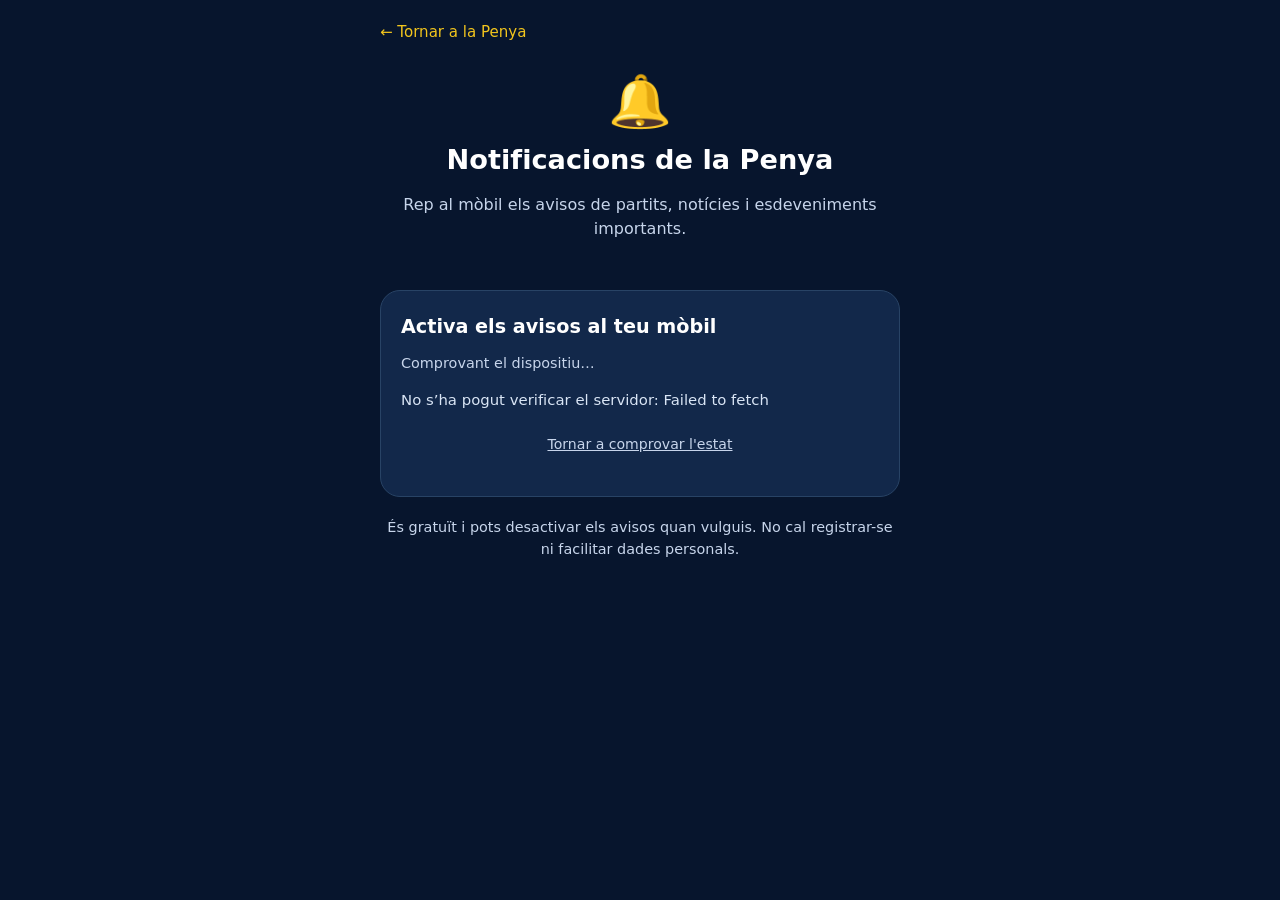
<file: avisos.html>
<!doctype html><html lang="ca"><head><meta charset="utf-8"><meta name="viewport" content="width=device-width,initial-scale=1"><meta name="theme-color" content="#07152d"><meta name="description" content="Notificacions de partits i esdeveniments de la Penya Barcelonista"><link rel="manifest" href="./manifest.webmanifest"><link rel="icon" href="./pbsv-icon.svg" type="image/svg+xml"><title>Avisos · Penya Barcelonista</title><style>
:root{color-scheme:dark}*{box-sizing:border-box}body{margin:0;background:#07152d;color:#fff;font:16px system-ui,-apple-system,sans-serif;padding:22px 16px}main{max-width:520px;margin:0 auto}.back{color:#f2c51d;text-decoration:none;font-size:.94rem}header{text-align:center;padding:30px 0 12px}.bell{font-size:3.2rem}h1{font-size:1.7rem;line-height:1.2;margin:12px 0}header p{color:#c7d5eb;line-height:1.55}section{background:#12284a;border:1px solid #284365;padding:24px 20px;border-radius:20px;margin:20px 0}h2{font-size:1.2rem;margin:0 0 12px}p{line-height:1.5}.small,.footnote{font-size:.9rem;color:#c7d5eb}.footnote{text-align:center}.verification{margin:14px 0;max-width:100%;overflow:hidden}button{display:block;width:100%;border:0;border-radius:12px;padding:15px 18px;font:inherit;font-weight:750;cursor:pointer;margin:12px 0}button.primary{background:#f2c51d;color:#07152d;font-size:1.1rem}button.secondary{background:#284365;color:#fff}button.refresh{background:transparent;color:#c7d5eb;text-decoration:underline;font-size:.88rem;font-weight:500;padding:8px}button[hidden],div[hidden]{display:none!important}button:disabled{opacity:.6;cursor:wait}#pushServerStatus{font-size:.93rem;color:#d9e5f5;min-height:24px}
</style></head><body><main>
<a class="back" href="./index.html">← Tornar a la Penya</a>
<header><div class="bell" aria-hidden="true">🔔</div><h1>Notificacions de la Penya</h1><p>Rep al mòbil els avisos de partits, notícies i esdeveniments importants.</p></header>
<section class="push-card">
<h2>Activa els avisos al teu mòbil</h2>
<p id="pushCompatibility" role="status" class="small">Comprovant el dispositiu…</p>
<div id="pushTurnstile" class="verification" hidden></div>
<button id="subscribePush" class="primary" type="button" hidden>🔔 Activar notificacions</button>
<button id="unsubscribePush" class="secondary" type="button" hidden>Desactivar notificacions</button>
<p id="pushServerStatus" role="status" aria-live="polite">Comprovant la subscripció…</p>
<button id="checkPushServer" class="refresh" type="button">Tornar a comprovar l'estat</button>
</section>
<p class="footnote">És gratuït i pots desactivar els avisos quan vulguis. No cal registrar-se ni facilitar dades personals.</p>
</main><script>
(async()=>{
 const el=document.getElementById('pushCompatibility');
 const supported=isSecureContext&&'serviceWorker'in navigator&&'PushManager'in window&&'Notification'in window;
 const ios=/iPad|iPhone|iPod/.test(navigator.userAgent);
 const installed=window.matchMedia('(display-mode: standalone)').matches||navigator.standalone===true;
 if(!supported){el.textContent='Aquest navegador encara no ofereix tots els requisits de Web Push.';return}
 if(ios&&!installed){el.textContent='iPhone: instal·la la web a la pantalla d’inici des de Safari per activar les notificacions push.';return}
 try{
  const reg=await navigator.serviceWorker.getRegistration('./');
  const sub=reg?await reg.pushManager.getSubscription():null;
  el.textContent=sub?'Aquest dispositiu té una subscripció push al navegador. Comprova la connexió amb el servidor per verificar-ne l'estat.':'Dispositiu compatible amb Web Push. Prem «Comprovar connexió amb el servidor» per consultar l'estat actual.';
 }catch{el.textContent='Dispositiu compatible. No s’ha pogut comprovar la subscripció actual.'}
})();
</script><script>
const PUSH_API='https://pbsv-push.cristiangarciajura.workers.dev';
const pushStatus=document.getElementById('pushServerStatus');
const subscribeBtn=document.getElementById('subscribePush');
const unsubscribeBtn=document.getElementById('unsubscribePush');
let pushPublicKey=null,pushRegistration=null,pushEnabled=false,turnstileWidget=null,turnstileReady=null;
const turnstileBox=document.getElementById('pushTurnstile');
function loadTurnstile(siteKey){
 if(turnstileReady)return turnstileReady;
 turnstileReady=new Promise((resolve,reject)=>{
  const script=document.createElement('script');script.src='https://challenges.cloudflare.com/turnstile/v0/api.js?render=explicit';script.async=true;
  script.onload=()=>{try{turnstileBox.hidden=false;turnstileWidget=window.turnstile.render(turnstileBox,{sitekey:siteKey,theme:'dark'});resolve()}catch(e){reject(e)}};
  script.onerror=()=>reject(Error('No s’ha pogut carregar la verificació de seguretat.'));document.head.append(script);
 });return turnstileReady;
}
async function securityToken(){
 if(!window.turnstile||turnstileWidget===null)return null;
 const token=window.turnstile.getResponse(turnstileWidget);
 if(!token)throw Error('Completa primer la verificació de seguretat.');
 return token;
}
function resetSecurity(){if(window.turnstile&&turnstileWidget!==null)window.turnstile.reset(turnstileWidget)}
function vapidBytes(encoded){
 const padded=encoded.replace(/-/g,'+').replace(/_/g,'/')+'='.repeat((4-encoded.length%4)%4);
 const decoded=atob(padded);return Uint8Array.from(decoded,c=>c.charCodeAt(0));
}
async function refreshPush(){
 pushStatus.textContent='Comprovant el servei…';
 subscribeBtn.hidden=true;unsubscribeBtn.hidden=true;
 try{
  const response=await fetch(PUSH_API+'/api/push/public-key',{mode:'cors',cache:'no-store'});
  if(!response.ok)throw new Error('HTTP '+response.status);
  const data=await response.json();
  if(typeof data.publicKey!=='string'||!data.publicKey)throw new Error('Clau pública no disponible');
  pushPublicKey=data.publicKey;
  pushEnabled=data.subscriptionsEnabled===true;
  if(pushEnabled&&data.turnstileSiteKey)await loadTurnstile(data.turnstileSiteKey);
  if(!pushEnabled){pushStatus.textContent='El servei de notificacions no està disponible temporalment. Torna-ho a provar més tard.';return}
  if(!('serviceWorker'in navigator)||!('PushManager'in window)||!('Notification'in window)){pushStatus.textContent='Aquest navegador no admet les notificacions push.';return}
  const ios=/iPad|iPhone|iPod/.test(navigator.userAgent);
  if(ios&&!window.matchMedia('(display-mode: standalone)').matches&&navigator.standalone!==true){pushStatus.textContent='A iPhone: obre aquesta pàgina amb Safari, prem Compartir → Afegir a la pantalla d’inici i entra des de la icona creada.';return}
  pushRegistration=await navigator.serviceWorker.register('./pbsv-sw.js',{scope:'./'});
  const existing=await pushRegistration.pushManager.getSubscription();
  
  subscribeBtn.hidden=false;subscribeBtn.textContent=existing?'🔔 Confirmar notificacions':'🔔 Activar notificacions';unsubscribeBtn.hidden=!existing;
  pushStatus.textContent=existing?'🔔 Les notificacions ja estan activades en aquest dispositiu. Pots confirmar el registre si vols.':'Prem «Activar notificacions» i accepta el permís del mòbil.';
 }catch(e){pushStatus.textContent='No s’ha pogut verificar el servidor: '+e.message}
}
document.getElementById('checkPushServer').addEventListener('click',refreshPush);
refreshPush();
subscribeBtn.addEventListener('click',async()=>{
 if(!pushEnabled||!pushPublicKey||!pushRegistration)return;
 subscribeBtn.disabled=true;
 try{
  const token=await securityToken();
  const permission=await Notification.requestPermission();
  if(permission!=='granted')throw Error('No has concedit el permís de notificacions.');
  const existing=await pushRegistration.pushManager.getSubscription();
  const sub=existing||await pushRegistration.pushManager.subscribe({userVisibleOnly:true,applicationServerKey:vapidBytes(pushPublicKey)});
  const response=await fetch(PUSH_API+'/api/push/subscriptions',{method:'POST',headers:{'content-type':'application/json'},body:JSON.stringify({...sub.toJSON(),turnstileToken:token})});
  if(!response.ok){let details='';try{const err=await response.json();details=err.error||''}catch{}throw Error('El servidor no ha acceptat la subscripció (HTTP '+response.status+'). '+details)}
  await refreshPush();
  pushStatus.textContent='✅ Notificacions activades! Ja rebràs els avisos de la Penya.';
 }catch(e){pushStatus.textContent='No s’ha pogut activar: '+e.message}
 finally{resetSecurity();subscribeBtn.disabled=false}
});
unsubscribeBtn.addEventListener('click',async()=>{
 if(!pushEnabled||!pushRegistration)return;
 unsubscribeBtn.disabled=true;
 try{
  const sub=await pushRegistration.pushManager.getSubscription();
  if(!sub)return refreshPush();
  const token=await securityToken();
  const auth=sub.toJSON().keys?.auth;
  const response=await fetch(PUSH_API+'/api/push/subscriptions',{method:'DELETE',headers:{'content-type':'application/json'},body:JSON.stringify({endpoint:sub.endpoint,auth,turnstileToken:token})});
  if(!response.ok)throw Error('No s’ha pogut cancel·lar la subscripció al servidor.');
  await sub.unsubscribe();
  await refreshPush();
  pushStatus.textContent='Notificacions desactivades en aquest dispositiu.';
 }catch(e){pushStatus.textContent='Error: '+e.message}
 finally{resetSecurity();unsubscribeBtn.disabled=false}
});
</script></body></html>
</file>
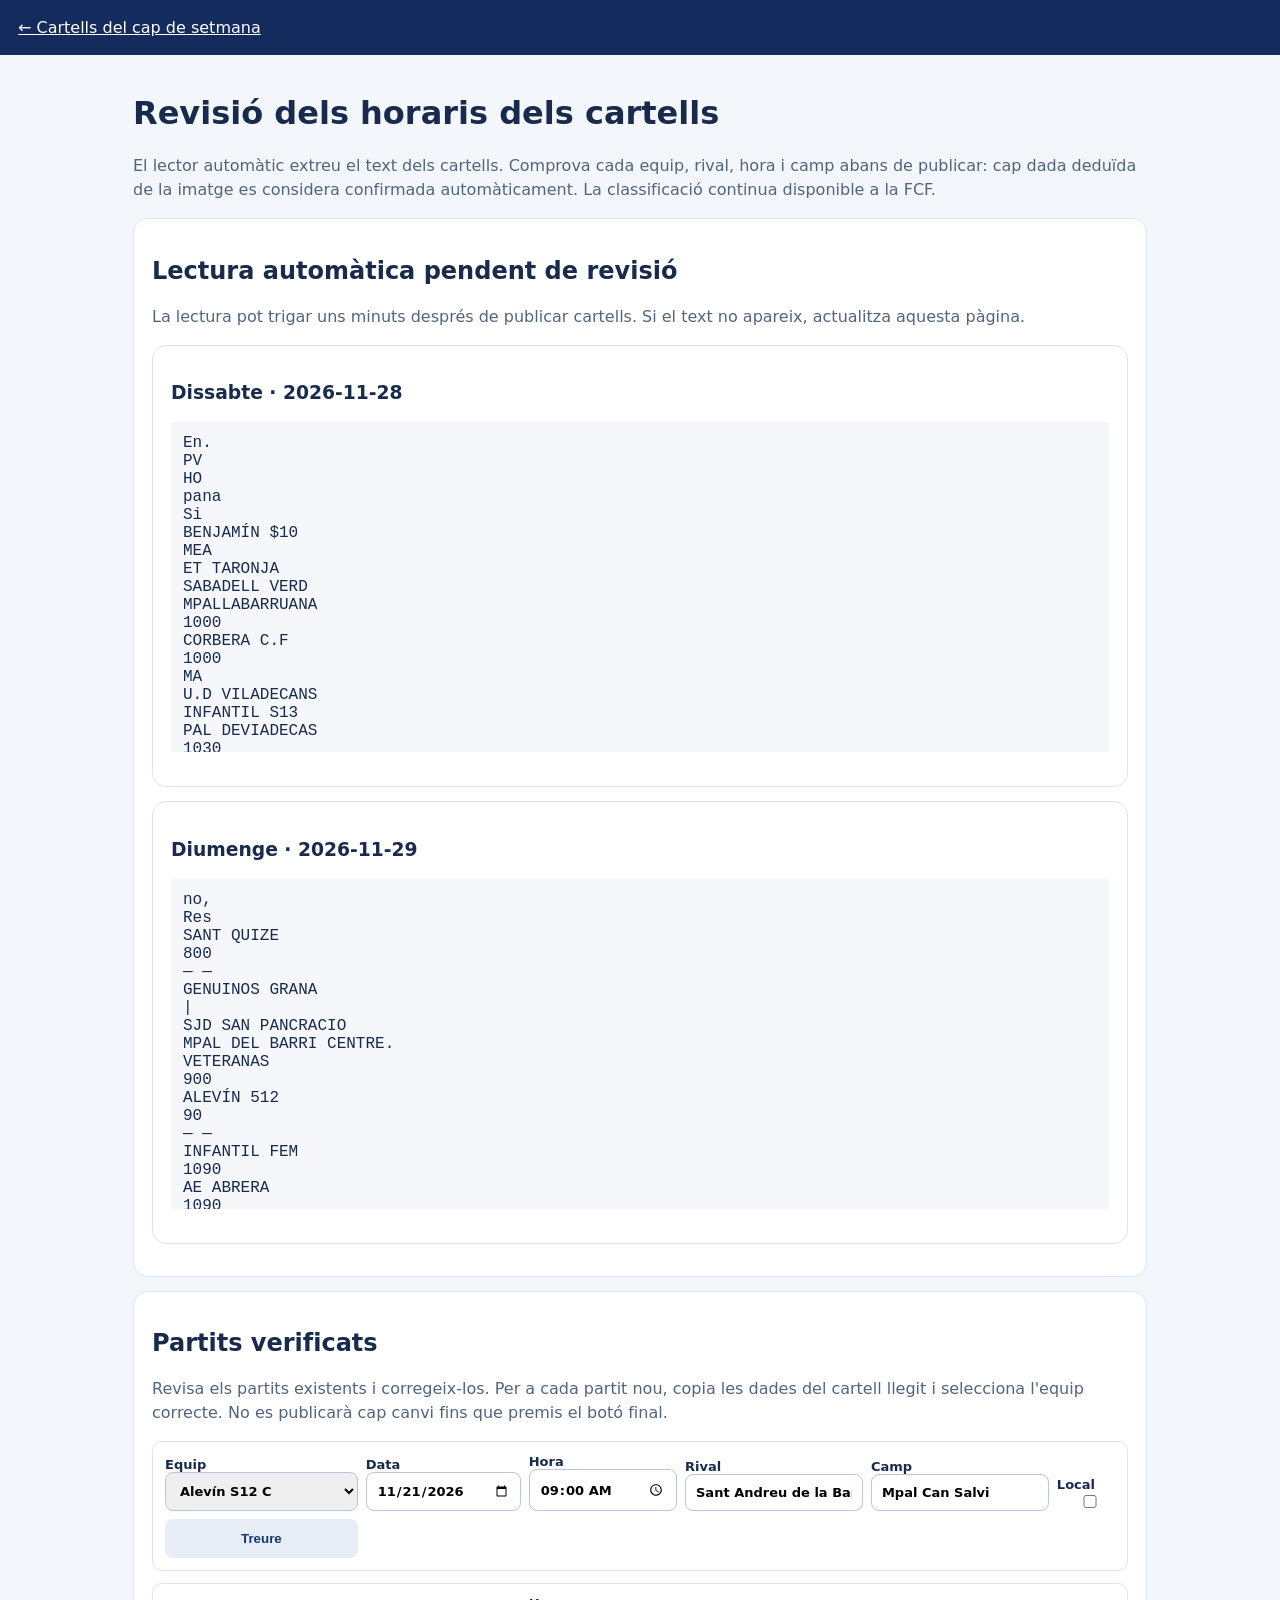
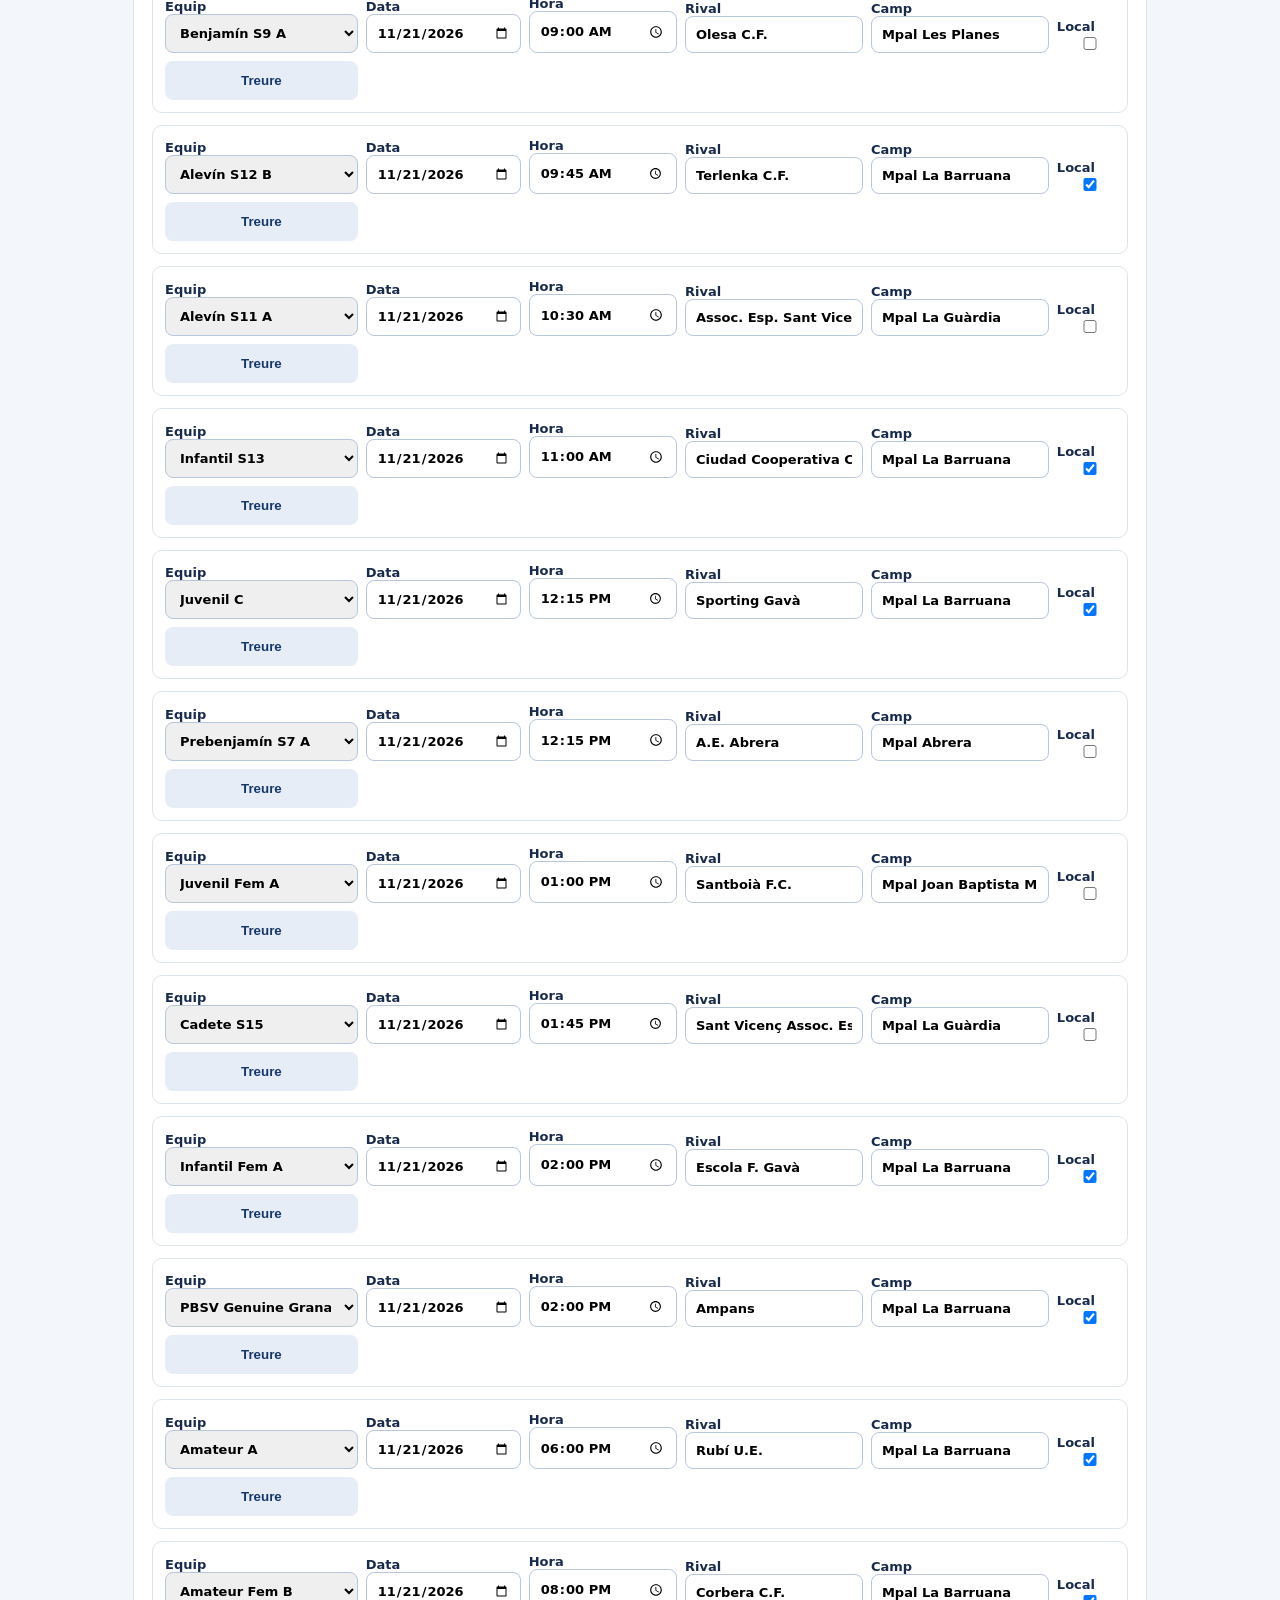
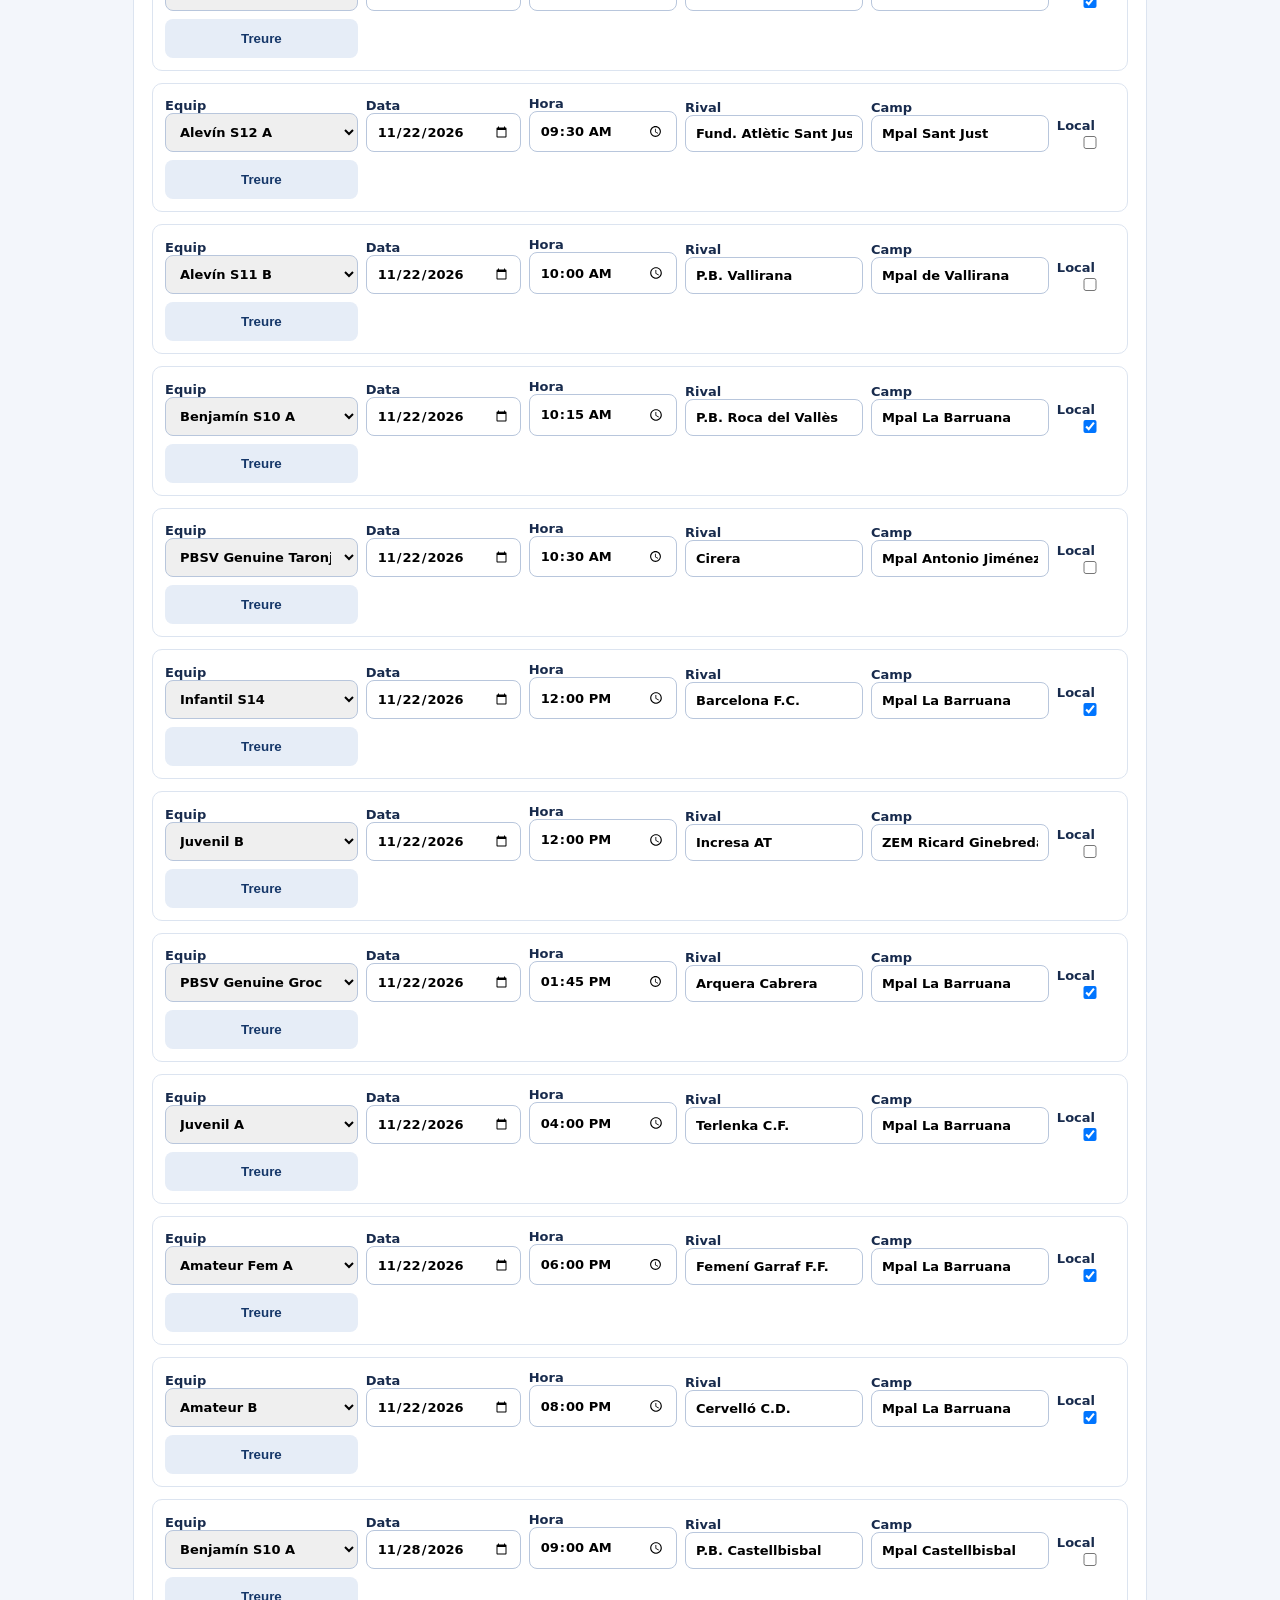
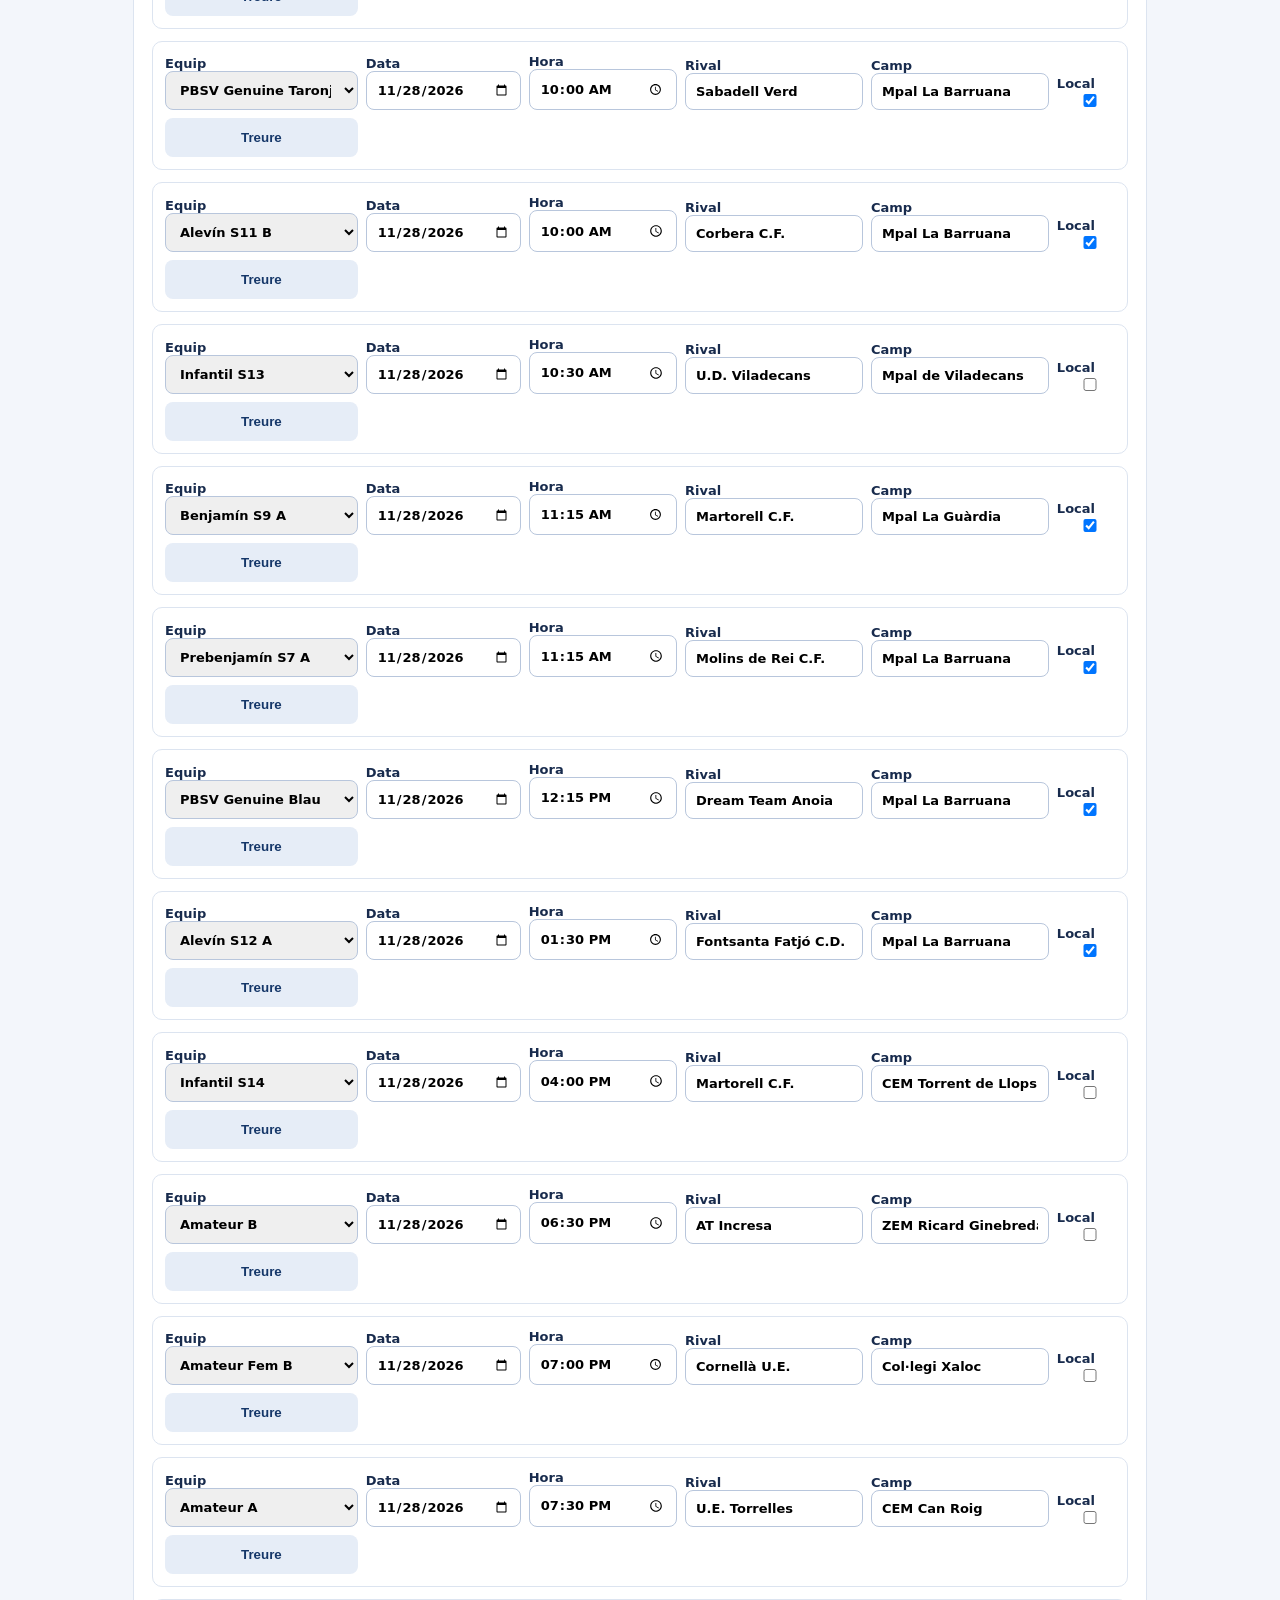
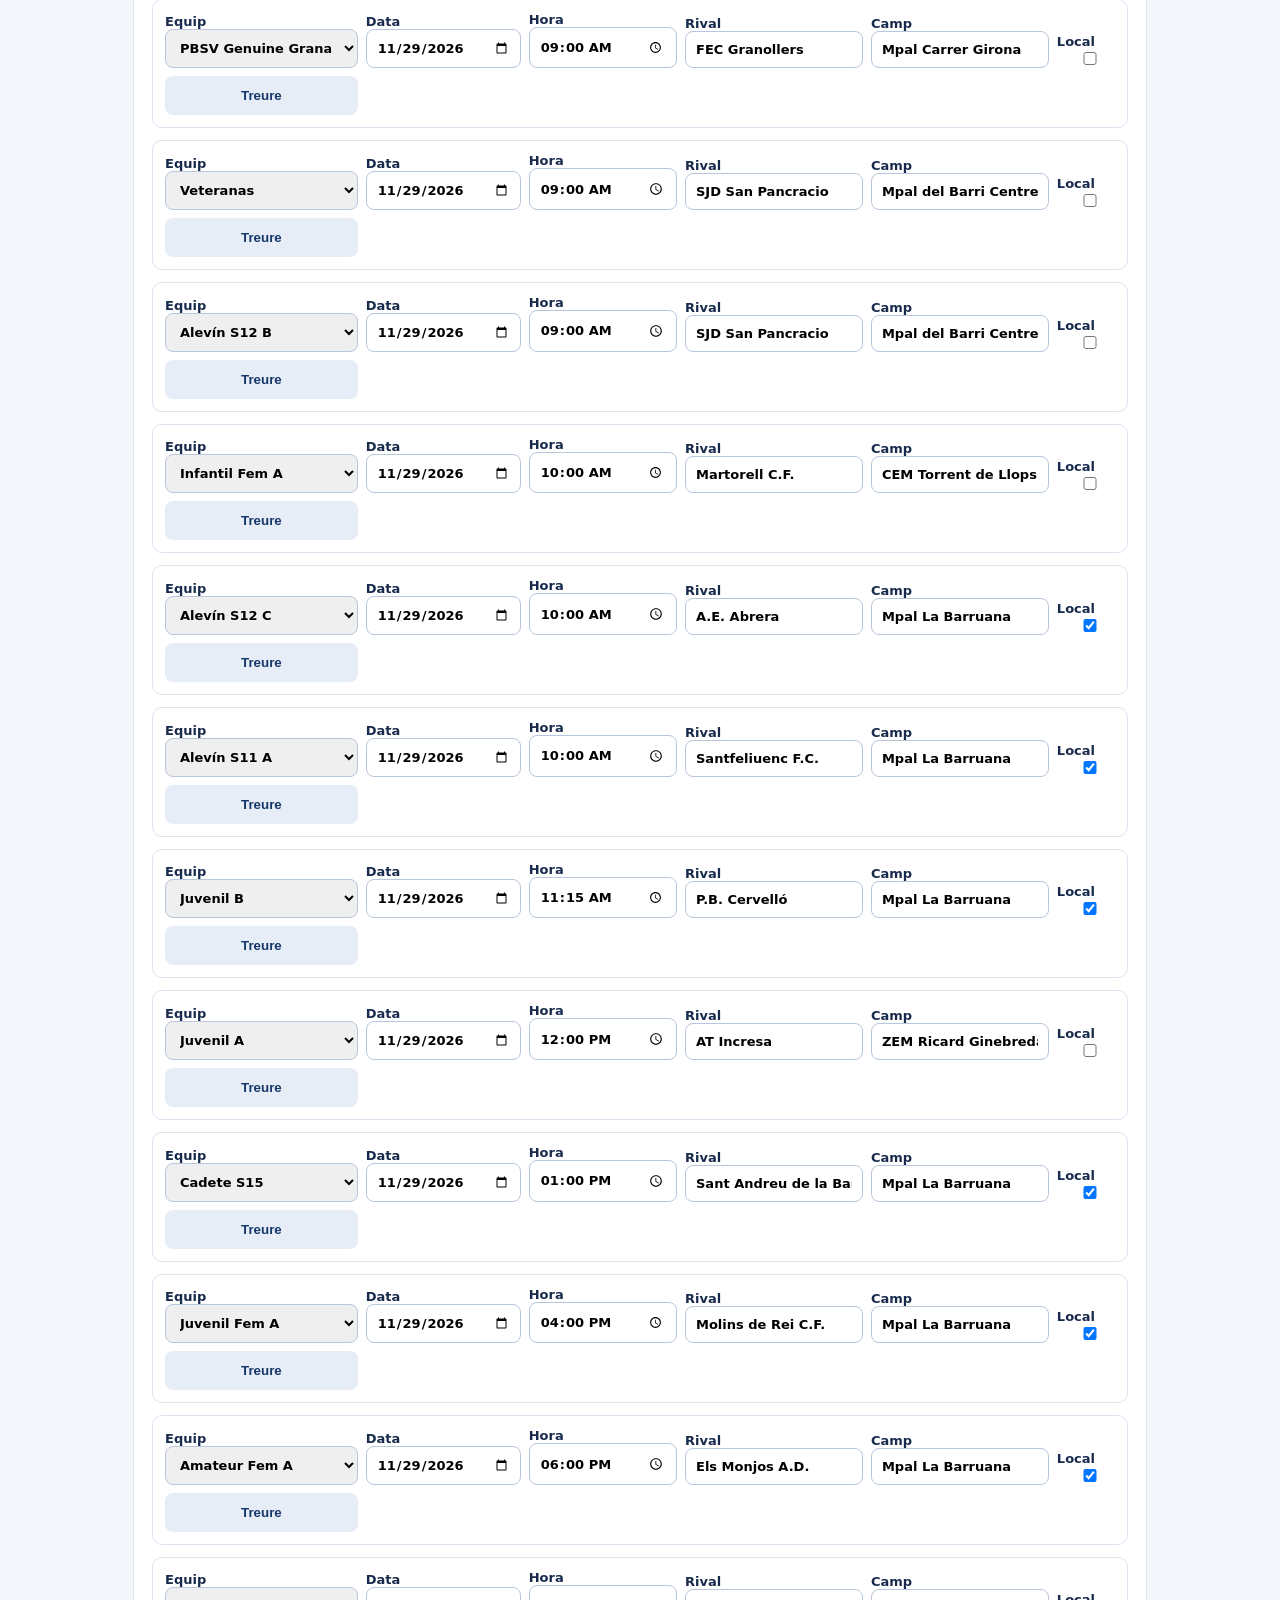
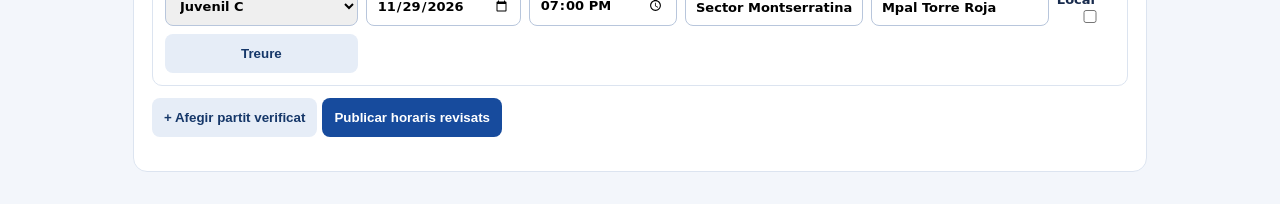
<file: revisar-horaris.html>
<!doctype html><html lang="ca"><head><meta charset="utf-8"><meta name="viewport" content="width=device-width,initial-scale=1"><title>Revisar horaris · PBSV</title><style>*{box-sizing:border-box}body{margin:0;background:#f3f6fb;color:#182b4d;font:16px system-ui}header{background:#142c5d;padding:18px}header a{color:white}main{max-width:1050px;margin:auto;padding:18px}section{background:#fff;border:1px solid #dce4f0;border-radius:14px;padding:18px;margin:14px 0}button{border:0;border-radius:8px;background:#174b9d;color:white;padding:12px;font-weight:700;cursor:pointer}.secondary{background:#e6edf7;color:#153769}label{display:block;font-weight:650;font-size:13px}input,select{width:100%;padding:10px;border:1px solid #b8c6dc;border-radius:8px;font:inherit}textarea{width:100%;min-height:200px;padding:12px;font:14px monospace}.row{display:grid;grid-template-columns:1.3fr 1fr 1fr 1.2fr 1.2fr auto;gap:8px;align-items:end;margin:12px 0;padding:12px;border:1px solid #dce4f0;border-radius:10px}@media(max-width:800px){.row{grid-template-columns:1fr 1fr}.row label:first-child{grid-column:1/-1}}.muted{color:#52657e;line-height:1.5}pre{white-space:pre-wrap;word-break:break-word;max-height:330px;overflow:auto;background:#f5f7fa;padding:12px}#status{font-weight:650}</style></head><body><header><a href="./editor-partits.html">← Cartells del cap de setmana</a></header><main><h1>Revisió dels horaris dels cartells</h1><p class="muted">El lector automàtic extreu el text dels cartells. Comprova cada equip, rival, hora i camp abans de publicar: cap dada deduïda de la imatge es considera confirmada automàticament. La classificació continua disponible a la FCF.</p><section><h2>Lectura automàtica pendent de revisió</h2><p class="muted">La lectura pot trigar uns minuts després de publicar cartells. Si el text no apareix, actualitza aquesta pàgina.</p><div id="ocr">Carregant lectura…</div></section><section><h2>Partits verificats</h2><p class="muted">Revisa els partits existents i corregeix-los. Per a cada partit nou, copia les dades del cartell llegit i selecciona l'equip correcte. No es publicarà cap canvi fins que premis el botó final.</p><div id="rows"></div><button type="button" id="add" class="secondary">+ Afegir partit verificat</button> <button type="button" id="publish">Publicar horaris revisats</button><p id="status" role="status" aria-live="polite"></p></section></main><script>
const $=id=>document.getElementById(id);let teams=[],matches=[],ocr=null,protectedMatches=[];
const escapeHtml=s=>String(s??'').replace(/[&<>"']/g,c=>({'&':'&amp;','<':'&lt;','>':'&gt;','"':'&quot;',"'":'&#39;'}[c]));
function draw(){const root=$('rows');root.replaceChildren();matches.forEach((m,i)=>{const div=document.createElement('div');div.className='row';const fields=[['team','Equip','select'],['date','Data','date'],['time','Hora','time'],['opponent','Rival','text'],['venue','Camp','text'],['home','Local','checkbox']];for(const [key,title,type] of fields){const label=document.createElement('label');label.textContent=title;let input;if(type==='select'){input=document.createElement('select');const empty=document.createElement('option');empty.value='';empty.textContent='Selecciona equip';input.append(empty);for(const team of teams){const option=document.createElement('option');option.value=team;option.textContent=team;input.append(option)}if(m.team&&!teams.includes(m.team)){const option=document.createElement('option');option.value=m.team;option.textContent=m.team+' (antic)';input.append(option)}}else{input=document.createElement('input');input.type=type}input.value=type==='checkbox'?'':m[key]||'';if(type==='checkbox')input.checked=m.home===true;input.onchange=()=>{m[key]=type==='checkbox'?input.checked:input.value};label.append(input);div.append(label)}const remove=document.createElement('button');remove.type='button';remove.className='secondary';remove.textContent='Treure';remove.onclick=()=>{matches.splice(i,1);draw()};div.append(remove);root.append(div)})}
$('add').onclick=()=>{matches.push({team:'',date:ocr?.days?.saturday?.date||'',time:'',opponent:'',venue:'',home:false});draw()};
$('publish').onclick=async()=>{const button=$('publish');if(!matches.length||matches.some(m=>!teams.includes(m.team)||!/^\d{4}-\d{2}-\d{2}$/.test(m.date)||!/^\d{2}:\d{2}$/.test(m.time)||!m.opponent.trim()||!m.venue.trim())){$('status').textContent='Revisa tots els camps obligatoris i selecciona equips reconeguts abans de publicar.';return}if(JSON.stringify(matches.filter(m=>m.date==='2026-11-21'||m.date==='2026-11-22'))!==JSON.stringify(protectedMatches)){$('status').textContent='La jornada del 21 i 22 de novembre està protegida. No es poden publicar canvis sobre aquests partits.';return}if(!confirm('Has contrastat tots els horaris, rivals i camps amb els cartells? Es reemplaçaran els pròxims partits publicats.'))return;button.disabled=true;$('status').textContent='Publicant…';try{const content=JSON.stringify({version:1,source:'Horaris dels cartells revisats per administració',matches},null,2)+'\n';const r=await fetch('./api/publish',{method:'POST',credentials:'same-origin',headers:{'Content-Type':'application/json','X-PBSV-Action':'publish'},body:JSON.stringify({file:'proxims-partits.json',content})});if(!r.ok)throw Error((await r.text()).slice(0,220));$('status').textContent='Horaris publicats a GitHub. Resultats i classificacions s’actualitzarà quan acabi el desplegament.'}catch(e){$('status').textContent='No s’ha pogut publicar: '+e.message}finally{button.disabled=false}};
(async()=>{try{const [a,b,c]=await Promise.all(['./data/revisio-horaris-cartells.json','./data/equips.json','./data/proxims-partits.json'].map(async p=>{const r=await fetch(p+'?t='+Date.now(),{cache:'no-store'});if(!r.ok)throw Error(p+' (HTTP '+r.status+')');return r.json()}));ocr=a;teams=(b.teams||[]).map(x=>x.name).filter(Boolean);matches=Array.isArray(c.matches)?c.matches:[];protectedMatches=JSON.parse(JSON.stringify(matches.filter(m=>m.date==='2026-11-21'||m.date==='2026-11-22')));const container=$('ocr');container.replaceChildren();for(const [day,title] of [['saturday','Dissabte'],['sunday','Diumenge']]){const part=a.days?.[day]||{};const section=document.createElement('section');const heading=document.createElement('h3');heading.textContent=title+' · '+(part.date||'Data pendent');const text=document.createElement('pre');text.textContent=(part.ocr_lines||[]).join('\n')||part.error||'Encara no hi ha text disponible';section.append(heading,text);container.append(section)}draw()}catch(e){$('ocr').textContent='Lectura encara no disponible: '+e.message+'; torna a provar en uns minuts.';try{const [b,c]=await Promise.all(['./data/equips.json','./data/proxims-partits.json'].map(async p=>(await fetch(p)).json()));teams=(b.teams||[]).map(x=>x.name).filter(Boolean);matches=c.matches||[];protectedMatches=JSON.parse(JSON.stringify(matches.filter(m=>m.date==='2026-11-21'||m.date==='2026-11-22')));draw()}catch(_){$('status').textContent='No es poden carregar els equips o els horaris actuals.'}}})();
</script></body></html>
</file>
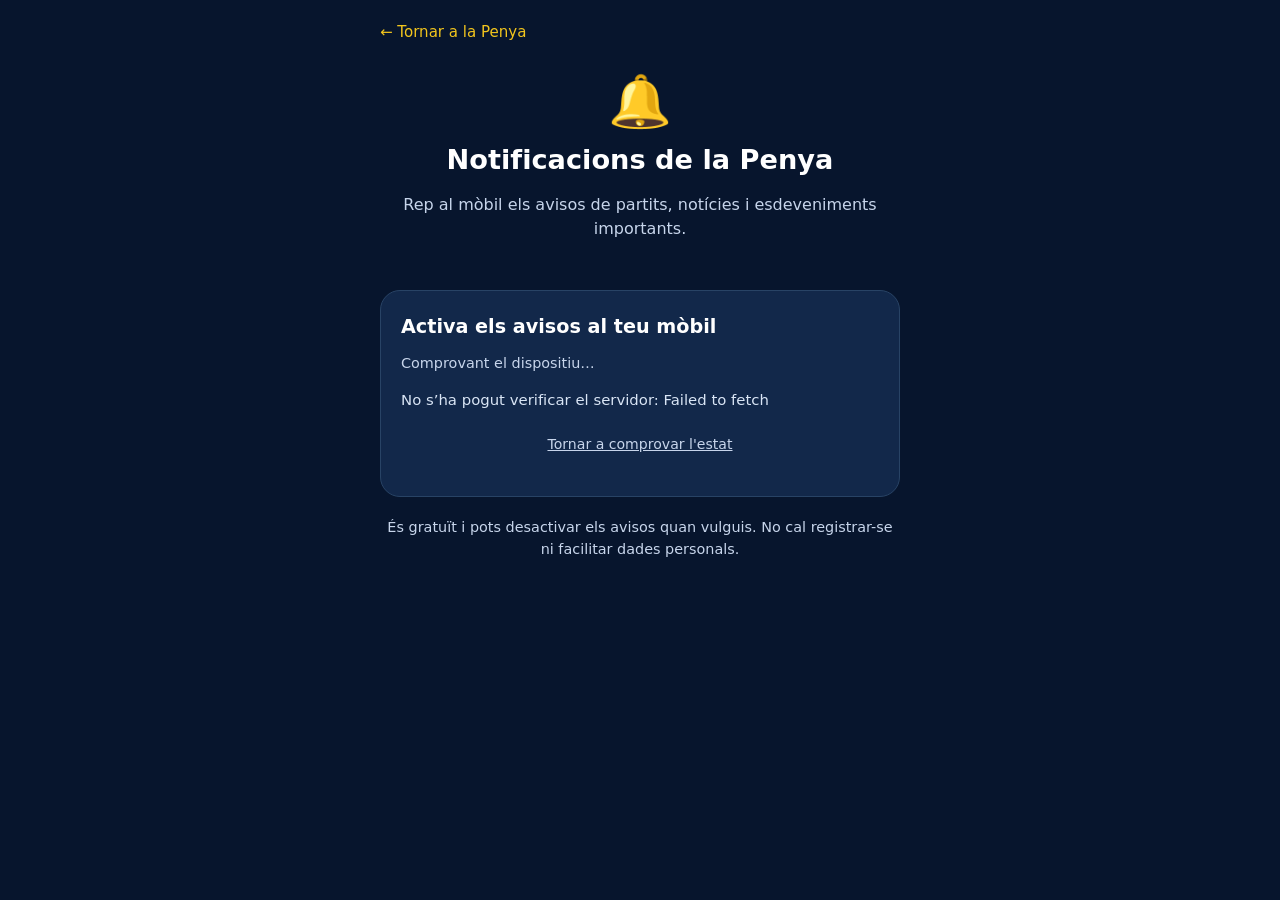
<file: preview/portada-optimitzada/avisos.html>
<!doctype html><html lang="ca"><head><meta charset="utf-8"><meta name="viewport" content="width=device-width,initial-scale=1"><meta name="theme-color" content="#07152d"><meta name="description" content="Notificacions de partits i esdeveniments de la Penya Barcelonista"><link rel="manifest" href="./manifest.webmanifest"><link rel="icon" href="./pbsv-icon.svg" type="image/svg+xml"><title>Avisos · Penya Barcelonista</title><style>
:root{color-scheme:dark}*{box-sizing:border-box}body{margin:0;background:#07152d;color:#fff;font:16px system-ui,-apple-system,sans-serif;padding:22px 16px}main{max-width:520px;margin:0 auto}.back{color:#f2c51d;text-decoration:none;font-size:.94rem}header{text-align:center;padding:30px 0 12px}.bell{font-size:3.2rem}h1{font-size:1.7rem;line-height:1.2;margin:12px 0}header p{color:#c7d5eb;line-height:1.55}section{background:#12284a;border:1px solid #284365;padding:24px 20px;border-radius:20px;margin:20px 0}h2{font-size:1.2rem;margin:0 0 12px}p{line-height:1.5}.small,.footnote{font-size:.9rem;color:#c7d5eb}.footnote{text-align:center}.verification{margin:14px 0;max-width:100%;overflow:hidden}button{display:block;width:100%;border:0;border-radius:12px;padding:15px 18px;font:inherit;font-weight:750;cursor:pointer;margin:12px 0}button.primary{background:#f2c51d;color:#07152d;font-size:1.1rem}button.secondary{background:#284365;color:#fff}button.refresh{background:transparent;color:#c7d5eb;text-decoration:underline;font-size:.88rem;font-weight:500;padding:8px}button[hidden],div[hidden]{display:none!important}button:disabled{opacity:.6;cursor:wait}#pushServerStatus{font-size:.93rem;color:#d9e5f5;min-height:24px}
</style></head><body><main>
<a class="back" href="./index.html">← Tornar a la Penya</a>
<header><div class="bell" aria-hidden="true">🔔</div><h1>Notificacions de la Penya</h1><p>Rep al mòbil els avisos de partits, notícies i esdeveniments importants.</p></header>
<section class="push-card">
<h2>Activa els avisos al teu mòbil</h2>
<p id="pushCompatibility" role="status" class="small">Comprovant el dispositiu…</p>
<div id="pushTurnstile" class="verification" hidden></div>
<button id="subscribePush" class="primary" type="button" hidden>🔔 Activar notificacions</button>
<button id="unsubscribePush" class="secondary" type="button" hidden>Desactivar notificacions</button>
<div id="deviceCodeBox" hidden><p class="small">Codi d’aquest dispositiu per a proves privades. Copia’l al panell d’administració; no és una contrasenya.</p><input id="deviceCode" readonly aria-label="Codi de dispositiu" style="width:100%;padding:12px;border-radius:8px;font-size:12px" /><button id="copyDeviceCode" class="secondary" type="button">Copiar codi del meu mòbil</button></div><p id="pushServerStatus" role="status" aria-live="polite">Comprovant la subscripció…</p>
<button id="checkPushServer" class="refresh" type="button">Tornar a comprovar l'estat</button>
</section>
<p class="footnote">És gratuït i pots desactivar els avisos quan vulguis. No cal registrar-se ni facilitar dades personals.</p>
</main><script>
(async()=>{
 const el=document.getElementById('pushCompatibility');
 const supported=isSecureContext&&'serviceWorker'in navigator&&'PushManager'in window&&'Notification'in window;
 const ios=/iPad|iPhone|iPod/.test(navigator.userAgent);
 const installed=window.matchMedia('(display-mode: standalone)').matches||navigator.standalone===true;
 if(!supported){el.textContent='Aquest navegador encara no ofereix tots els requisits de Web Push.';return}
 if(ios&&!installed){el.textContent='iPhone: instal·la la web a la pantalla d’inici des de Safari per activar les notificacions push.';return}
 try{
  const reg=await navigator.serviceWorker.getRegistration('./');
  const sub=reg?await reg.pushManager.getSubscription():null;
  el.textContent=sub?'Aquest dispositiu té una subscripció push al navegador. Comprova la connexió amb el servidor per verificar-ne l'estat.':'Dispositiu compatible amb Web Push. Prem «Comprovar connexió amb el servidor» per consultar l'estat actual.';
 }catch{el.textContent='Dispositiu compatible. No s’ha pogut comprovar la subscripció actual.'}
})();
</script><script>
const PUSH_API='https://pbsv-push.cristiangarciajura.workers.dev';
const pushStatus=document.getElementById('pushServerStatus');
const subscribeBtn=document.getElementById('subscribePush');
const unsubscribeBtn=document.getElementById('unsubscribePush');
let pushPublicKey=null,pushRegistration=null,pushEnabled=false,turnstileWidget=null,turnstileReady=null;
async function deviceId(endpoint){const bytes=new TextEncoder().encode(endpoint);const digest=await crypto.subtle.digest('SHA-256',bytes);return [...new Uint8Array(digest)].map(b=>b.toString(16).padStart(2,'0')).join('')}
document.getElementById('copyDeviceCode').onclick=async()=>{const input=document.getElementById('deviceCode');try{await navigator.clipboard.writeText(input.value);pushStatus.textContent='Codi copiat. Enganxa’l al panell privat.'}catch{input.select();pushStatus.textContent='Selecciona i copia el codi manualment.'}};
const turnstileBox=document.getElementById('pushTurnstile');
function loadTurnstile(siteKey){
 if(turnstileReady)return turnstileReady;
 turnstileReady=new Promise((resolve,reject)=>{
  const script=document.createElement('script');script.src='https://challenges.cloudflare.com/turnstile/v0/api.js?render=explicit';script.async=true;
  script.onload=()=>{try{turnstileBox.hidden=false;turnstileWidget=window.turnstile.render(turnstileBox,{sitekey:siteKey,theme:'dark'});resolve()}catch(e){reject(e)}};
  script.onerror=()=>reject(Error('No s’ha pogut carregar la verificació de seguretat.'));document.head.append(script);
 });return turnstileReady;
}
async function securityToken(){
 if(!window.turnstile||turnstileWidget===null)return null;
 const token=window.turnstile.getResponse(turnstileWidget);
 if(!token)throw Error('Completa primer la verificació de seguretat.');
 return token;
}
function resetSecurity(){if(window.turnstile&&turnstileWidget!==null)window.turnstile.reset(turnstileWidget)}
function vapidBytes(encoded){
 const padded=encoded.replace(/-/g,'+').replace(/_/g,'/')+'='.repeat((4-encoded.length%4)%4);
 const decoded=atob(padded);return Uint8Array.from(decoded,c=>c.charCodeAt(0));
}
async function refreshPush(){
 pushStatus.textContent='Comprovant el servei…';
 subscribeBtn.hidden=true;unsubscribeBtn.hidden=true;document.getElementById('deviceCodeBox').hidden=true;
 try{
  const response=await fetch(PUSH_API+'/api/push/public-key',{mode:'cors',cache:'no-store'});
  if(!response.ok)throw new Error('HTTP '+response.status);
  const data=await response.json();
  if(typeof data.publicKey!=='string'||!data.publicKey)throw new Error('Clau pública no disponible');
  pushPublicKey=data.publicKey;
  pushEnabled=data.subscriptionsEnabled===true;
  if(pushEnabled&&data.turnstileSiteKey)await loadTurnstile(data.turnstileSiteKey);
  if(!pushEnabled){pushStatus.textContent='El servei de notificacions no està disponible temporalment. Torna-ho a provar més tard.';return}
  if(!('serviceWorker'in navigator)||!('PushManager'in window)||!('Notification'in window)){pushStatus.textContent='Aquest navegador no admet les notificacions push.';return}
  const ios=/iPad|iPhone|iPod/.test(navigator.userAgent);
  if(ios&&!window.matchMedia('(display-mode: standalone)').matches&&navigator.standalone!==true){pushStatus.textContent='A iPhone: obre aquesta pàgina amb Safari, prem Compartir → Afegir a la pantalla d’inici i entra des de la icona creada.';return}
  pushRegistration=await navigator.serviceWorker.register('./pbsv-sw.js',{scope:'./'});
  const existing=await pushRegistration.pushManager.getSubscription();
  if(existing){document.getElementById('deviceCode').value=await deviceId(existing.endpoint);document.getElementById('deviceCodeBox').hidden=false}
  subscribeBtn.hidden=false;subscribeBtn.textContent=existing?'🔔 Confirmar notificacions':'🔔 Activar notificacions';unsubscribeBtn.hidden=!existing;
  pushStatus.textContent=existing?'🔔 Les notificacions ja estan activades en aquest dispositiu. Pots confirmar el registre si vols.':'Prem «Activar notificacions» i accepta el permís del mòbil.';
 }catch(e){pushStatus.textContent='No s’ha pogut verificar el servidor: '+e.message}
}
document.getElementById('checkPushServer').addEventListener('click',refreshPush);
refreshPush();
subscribeBtn.addEventListener('click',async()=>{
 if(!pushEnabled||!pushPublicKey||!pushRegistration)return;
 subscribeBtn.disabled=true;
 try{
  const token=await securityToken();
  const permission=await Notification.requestPermission();
  if(permission!=='granted')throw Error('No has concedit el permís de notificacions.');
  const existing=await pushRegistration.pushManager.getSubscription();
  const sub=existing||await pushRegistration.pushManager.subscribe({userVisibleOnly:true,applicationServerKey:vapidBytes(pushPublicKey)});
  const response=await fetch(PUSH_API+'/api/push/subscriptions',{method:'POST',headers:{'content-type':'application/json'},body:JSON.stringify({...sub.toJSON(),turnstileToken:token})});
  if(!response.ok){let details='';try{const err=await response.json();details=err.error||''}catch{}throw Error('El servidor no ha acceptat la subscripció (HTTP '+response.status+'). '+details)}
  await refreshPush();
  pushStatus.textContent='✅ Notificacions activades! Ja rebràs els avisos de la Penya.';
 }catch(e){pushStatus.textContent='No s’ha pogut activar: '+e.message}
 finally{resetSecurity();subscribeBtn.disabled=false}
});
unsubscribeBtn.addEventListener('click',async()=>{
 if(!pushEnabled||!pushRegistration)return;
 unsubscribeBtn.disabled=true;
 try{
  const sub=await pushRegistration.pushManager.getSubscription();
  if(!sub)return refreshPush();
  const token=await securityToken();
  const auth=sub.toJSON().keys?.auth;
  const response=await fetch(PUSH_API+'/api/push/subscriptions',{method:'DELETE',headers:{'content-type':'application/json'},body:JSON.stringify({endpoint:sub.endpoint,auth,turnstileToken:token})});
  if(!response.ok)throw Error('No s’ha pogut cancel·lar la subscripció al servidor.');
  await sub.unsubscribe();
  await refreshPush();
  pushStatus.textContent='Notificacions desactivades en aquest dispositiu.';
 }catch(e){pushStatus.textContent='Error: '+e.message}
 finally{resetSecurity();unsubscribeBtn.disabled=false}
});
</script></body></html>
</file>
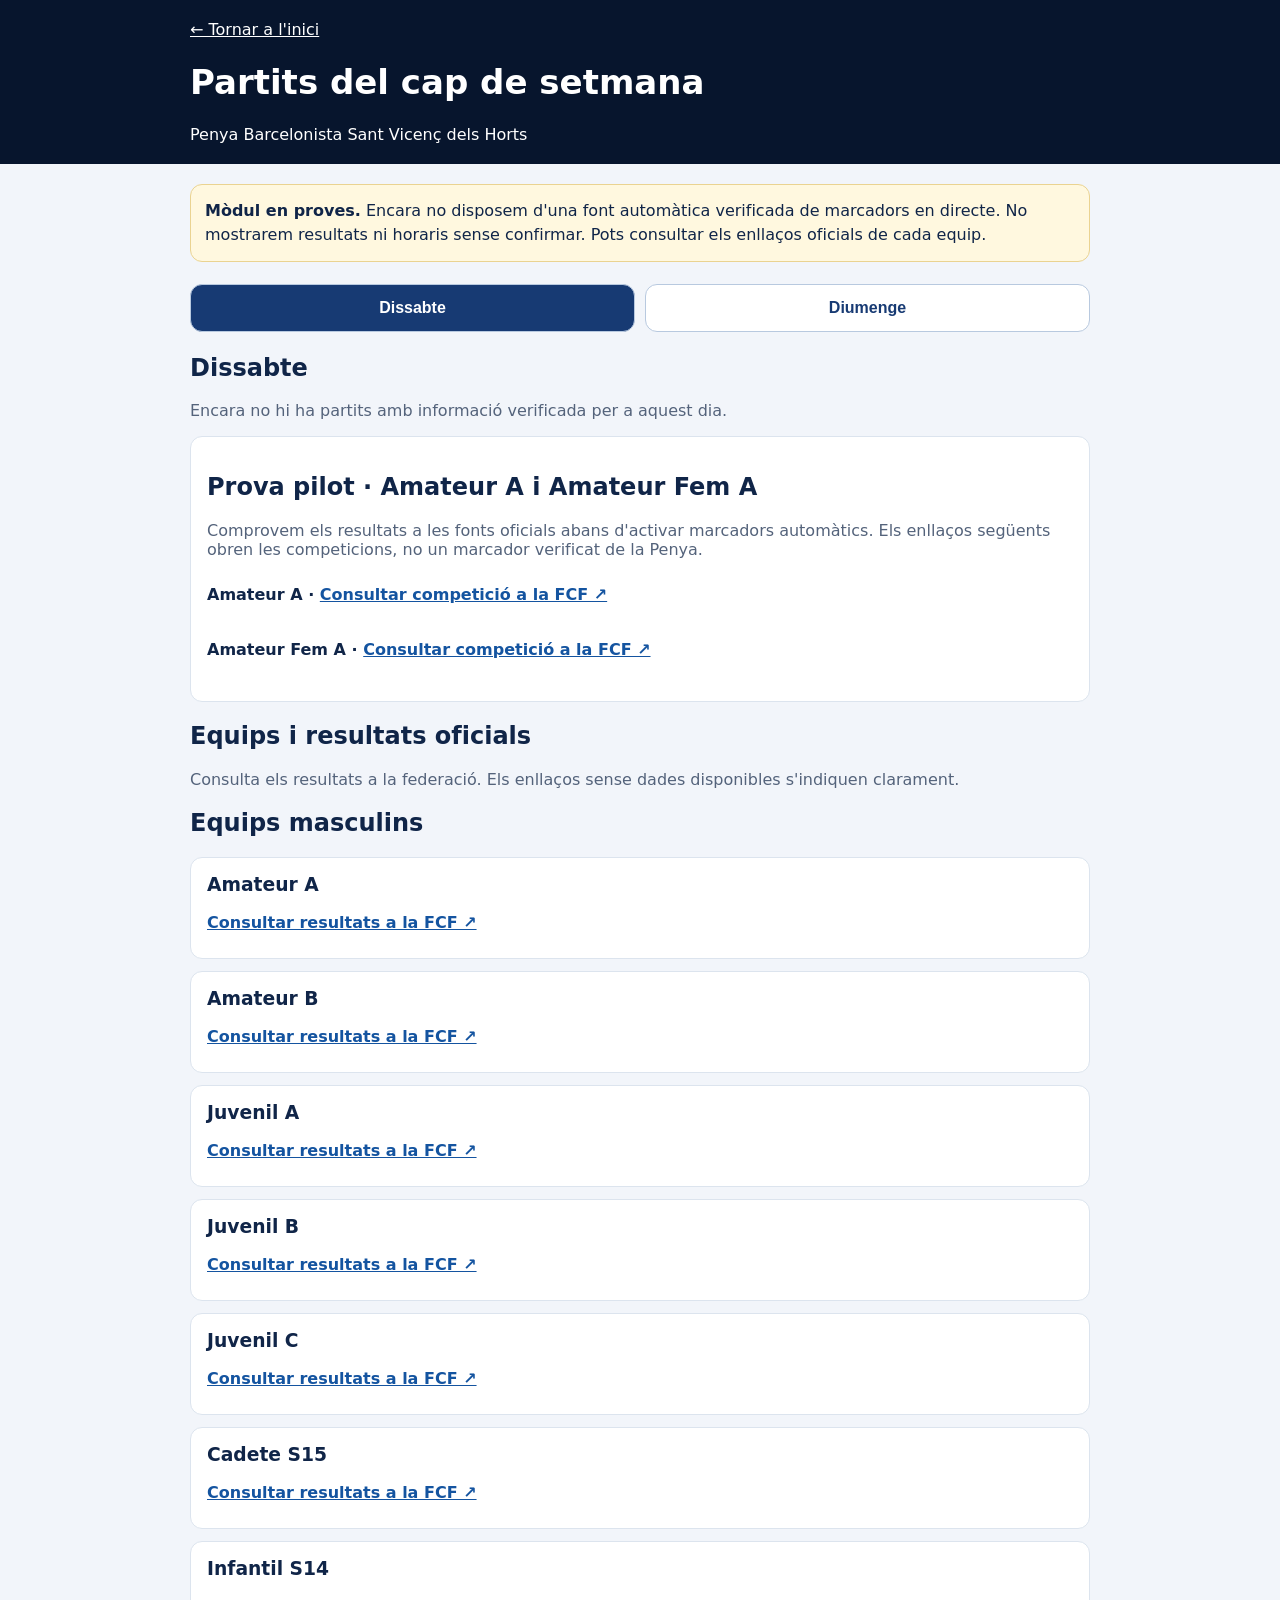
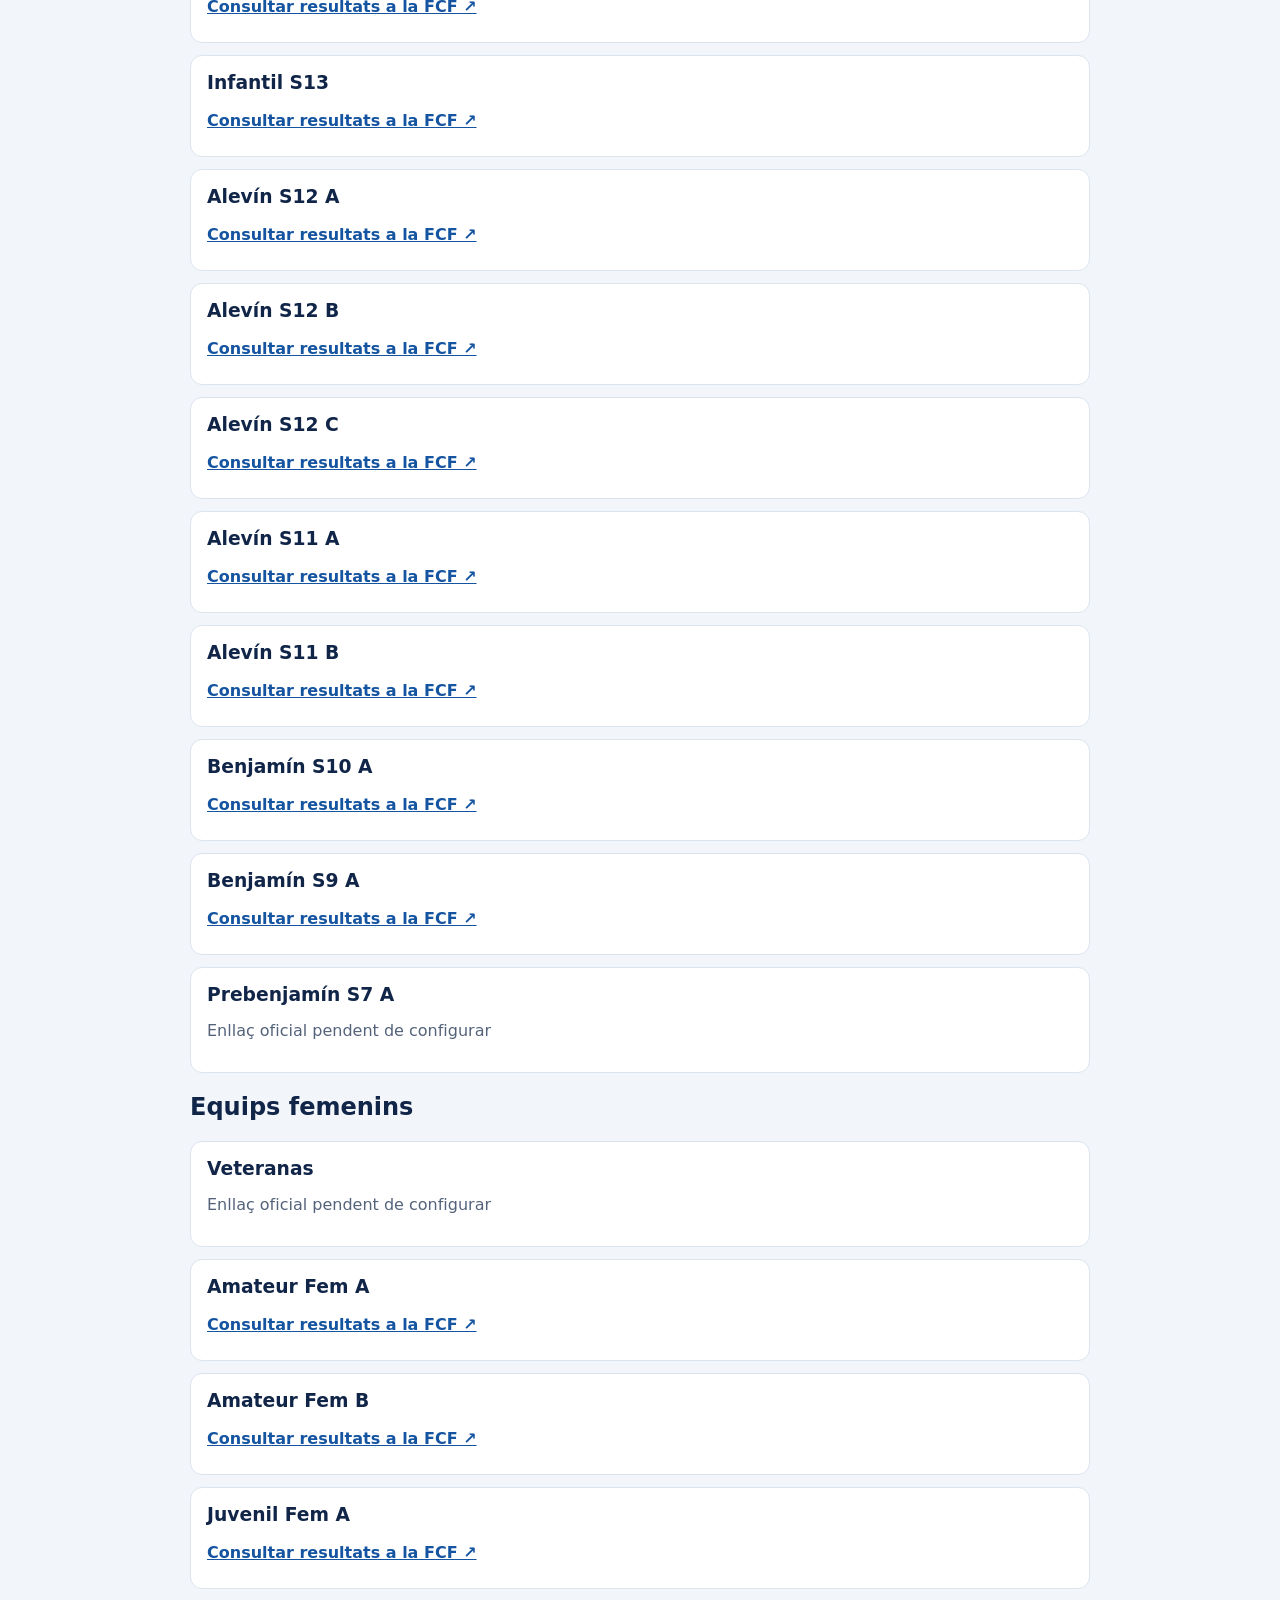
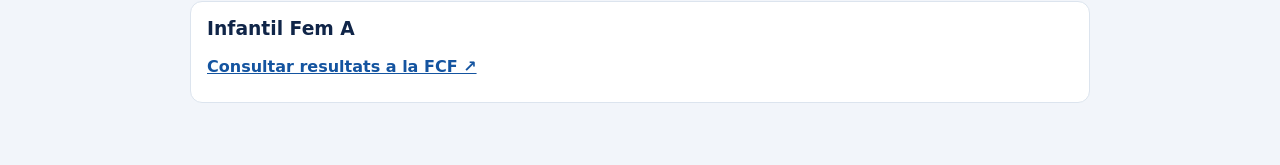
<file: preview/portada-optimitzada/directe-cap-setmana.html>
<!doctype html><html lang="ca"><head><meta charset="utf-8"><meta name="viewport" content="width=device-width,initial-scale=1"><meta name="theme-color" content="#07152d"><title>Partits del cap de setmana · PBSV</title><style>body{margin:0;font:16px system-ui,sans-serif;background:#f2f5fa;color:#102548}header{background:#07152d;color:#fff;padding:20px max(16px,calc((100vw - 900px)/2))}header a{color:#fff}main{max-width:900px;margin:auto;padding:20px 16px 50px}h1{font-size:clamp(24px,5vw,34px)}.notice{background:#fff8df;border:1px solid #ead391;padding:14px;border-radius:12px;line-height:1.5}.tabs{display:flex;gap:10px;margin:22px 0}.tabs button{flex:1;border:1px solid #b8c9df;border-radius:12px;background:white;padding:14px;font-weight:700;font-size:16px;color:#173a73}.tabs button[aria-selected=true]{background:#173a73;color:white}.card{background:#fff;border:1px solid #dce4ee;border-radius:12px;padding:16px;margin:12px 0}.card h3{margin:0 0 8px}.card a{display:inline-block;padding:10px 0;color:#1454a0;font-weight:700}.muted{color:#54637b}.hidden{display:none}button{cursor:pointer}</style></head><body><header><a href="./index.html">← Tornar a l'inici</a><h1>Partits del cap de setmana</h1><div>Penya Barcelonista Sant Vicenç dels Horts</div></header><main><div class="notice"><strong>Mòdul en proves.</strong> Encara no disposem d'una font automàtica verificada de marcadors en directe. No mostrarem resultats ni horaris sense confirmar. Pots consultar els enllaços oficials de cada equip.</div><div class="tabs" role="tablist"><button type="button" role="tab" id="sat" aria-selected="true">Dissabte</button><button type="button" role="tab" id="sun" aria-selected="false">Diumenge</button></div><section id="day"><h2>Dissabte</h2><p class="muted">Els partits i resultats d'aquest dia estaran disponibles quan es pugui verificar la font oficial.</p></section><section class="card" id="pilot"><h2>Prova pilot · Amateur A i Amateur Fem A</h2><p class="muted">Comprovem els resultats a les fonts oficials abans d'activar marcadors automàtics. Els enllaços següents obren les competicions, no un marcador verificat de la Penya.</p><div id="pilot-links"></div></section><h2>Equips i resultats oficials</h2><p class="muted">Consulta els resultats a la federació. Els enllaços sense dades disponibles s'indiquen clarament.</p><div id="teams" aria-live="polite">Carregant equips…</div></main><script>(()=>{'use strict';const sat=document.getElementById('sat'),sun=document.getElementById('sun'),day=document.getElementById('day');function show(s){sat.setAttribute('aria-selected',String(s));sun.setAttribute('aria-selected',String(!s));day.replaceChildren();const h=document.createElement('h2');h.textContent=s?'Dissabte':'Diumenge';const p=document.createElement('p');p.className='muted';p.textContent='Els partits i resultats d’aquest dia estaran disponibles quan es pugui verificar la font oficial.';day.append(h,p)}sat.onclick=()=>show(true);sun.onclick=()=>show(false);fetch('./data/equips.json',{cache:'no-cache'}).then(r=>{if(!r.ok)throw Error('HTTP '+r.status);return r.json()}).then(d=>{const target=document.getElementById('teams');target.replaceChildren();const pilot=document.getElementById('pilot-links');pilot.replaceChildren();for(const name of ['Amateur A','Amateur Fem A']){const t=(d.teams||[]).find(x=>x.name===name);if(!t)continue;const p=document.createElement('p');const strong=document.createElement('strong');strong.textContent=name+' · ';p.append(strong);if(typeof t.url==='string'&&/^https:\/\//.test(t.url)){const a=document.createElement('a');a.href=t.url;a.target='_blank';a.rel='noopener noreferrer';a.textContent='Consultar competició a la FCF ↗';p.append(a)}else{p.append('Enllaç pendent')}pilot.append(p)}for(const cat of ['masc','fem']){const h=document.createElement('h2');h.textContent=cat==='masc'?'Equips masculins':'Equips femenins';target.append(h);for(const t of (d.teams||[]).filter(x=>x.category===cat)){const card=document.createElement('article');card.className='card';const title=document.createElement('h3');title.textContent=t.name;card.append(title);if(typeof t.url==='string'&&/^https:\/\//.test(t.url)){const a=document.createElement('a');a.href=t.url;a.target='_blank';a.rel='noopener noreferrer';a.textContent='Consultar resultats a la FCF ↗';card.append(a)}else{const p=document.createElement('p');p.className='muted';p.textContent='Enllaç oficial pendent de configurar';card.append(p)}target.append(card)}}}).catch(()=>{document.getElementById('teams').textContent='No s’han pogut carregar els equips. Torna-ho a provar més tard.'})})();</script><script src="./directe-cap-setmana-data.js?v=20261113-beta2" defer></script></body></html>
</file>
<file: preview/portada-optimitzada/news-carousel-enhancement.css>
#pbsv-news-carousel{max-width:1200px;margin:20px auto;padding:clamp(16px,3vw,26px);background:#fff;border:1px solid #dfe6f0;border-radius:18px;box-shadow:0 8px 28px #10244b15;overflow:hidden}
#pbsv-news-carousel[hidden],.pbsv-news-modal[hidden]{display:none!important}
.pbsv-carousel-head,.pbsv-carousel-nav{display:flex;justify-content:space-between;align-items:center;gap:12px}
.pbsv-carousel-head h2{margin:0 0 14px;color:#17376c;font-size:clamp(22px,4vw,30px)}
.pbsv-carousel-counter{font-weight:700;color:#66768f;white-space:nowrap}
.pbsv-carousel-stage{height:340px;overflow:hidden;border-radius:14px}
.pbsv-carousel-slide{display:grid;grid-template-columns:minmax(0,1fr) minmax(0,1fr);height:100%;min-height:0;overflow:hidden;background:#f3f6fb;cursor:pointer}
.pbsv-carousel-slide:focus-visible{outline:3px solid #1762ba;outline-offset:-3px}
.pbsv-carousel-media{height:100%;min-width:0;display:flex;align-items:center;justify-content:center;background:#e8edf5;overflow:hidden}
.pbsv-carousel-media img{width:100%;height:100%;object-fit:contain;display:block}
.pbsv-carousel-copy{min-height:0;min-width:0;padding:clamp(18px,3vw,32px);display:flex;flex-direction:column;justify-content:center;gap:10px;overflow:hidden}
.pbsv-carousel-copy small{color:#64748b;font-weight:700;flex-shrink:0}
.pbsv-carousel-copy h3{font-size:clamp(20px,3vw,29px);line-height:1.18;margin:0;color:#142d58;display:-webkit-box;-webkit-box-orient:vertical;-webkit-line-clamp:3;overflow:hidden;overflow-wrap:anywhere;flex-shrink:0}
.pbsv-carousel-copy p{line-height:1.5;margin:0;color:#475569;display:-webkit-box;-webkit-box-orient:vertical;-webkit-line-clamp:4;overflow:hidden;overflow-wrap:anywhere;flex-shrink:1}
.pbsv-carousel-read{align-self:flex-start;margin-top:3px;padding:9px 15px;border:0;border-radius:9px;background:#174b9d;color:#fff;font:inherit;font-weight:700;cursor:pointer;flex-shrink:0}
.pbsv-carousel-read:hover,.pbsv-carousel-read:focus-visible{background:#10346f}
.pbsv-carousel-nav{margin-top:16px}
.pbsv-carousel-nav button{cursor:pointer;border:1px solid #d7e1ee;background:#f3f6fb;color:#143a73;border-radius:999px;min-width:38px;height:38px;font-size:24px;margin-left:5px}
.pbsv-carousel-dots{display:flex;gap:8px;flex-wrap:wrap}
.pbsv-carousel-dots button{width:10px;min-width:10px;height:10px;padding:0;background:#c5d1e0;border:0;border-radius:50%;margin:0}
.pbsv-carousel-dots button.active{background:#174b9d;transform:scale(1.2)}
.pbsv-carousel-progress{height:3px;background:#e6ecf4;border-radius:3px;margin-top:13px;overflow:hidden}
.pbsv-carousel-progress span{display:block;height:100%;width:0;background:#d7a83c}
@keyframes pbsv-carousel-fill{from{width:0}to{width:100%}}
.pbsv-news-modal{position:fixed;inset:0;z-index:99999;display:flex;align-items:center;justify-content:center;padding:16px}
.pbsv-news-modal-backdrop{position:absolute;inset:0;background:rgba(9,22,47,.72)}
.pbsv-news-modal-dialog{position:relative;z-index:1;width:min(760px,100%);max-height:min(88vh,900px);overflow-y:auto;overscroll-behavior:contain;background:#fff;color:#142d58;border-radius:18px;box-shadow:0 22px 80px #0005;outline:none}
.pbsv-news-modal-body{padding:clamp(20px,4vw,34px);display:flex;flex-direction:column;gap:16px}
.pbsv-news-modal-image{width:100%;max-height:350px;object-fit:contain;border-radius:10px;background:#edf2f8}
.pbsv-news-modal-body small{font-weight:700;color:#64748b}
.pbsv-news-modal-body h2{font-size:clamp(23px,4vw,34px);line-height:1.2;margin:0;overflow-wrap:anywhere}
.pbsv-news-modal-text{font-size:16px;line-height:1.7;color:#334155;white-space:pre-wrap;overflow-wrap:anywhere}
.pbsv-news-modal-body a{color:#174b9d;font-weight:700}
.pbsv-news-modal-close{position:sticky;top:12px;float:right;margin:12px 12px -50px 0;z-index:2;width:40px;height:40px;border:0;border-radius:50%;background:#17376c;color:#fff;font-size:29px;cursor:pointer}
body.pbsv-news-modal-open{overflow:hidden}
@media(max-width:680px){.pbsv-carousel-stage{height:430px}.pbsv-carousel-slide{grid-template-columns:1fr;grid-template-rows:190px minmax(0,1fr)}.pbsv-carousel-media{height:190px}.pbsv-carousel-copy{padding:15px;gap:7px}.pbsv-carousel-copy h3{font-size:21px;-webkit-line-clamp:2}.pbsv-carousel-copy p{-webkit-line-clamp:2;font-size:14px}.pbsv-carousel-read{padding:8px 12px;font-size:14px}.pbsv-news-modal{padding:10px}.pbsv-news-modal-dialog{max-height:92vh}}
@media(prefers-reduced-motion:reduce){.pbsv-carousel-progress span{animation:none!important}}

/* PBSV v3: aislamiento frente a estilos globales de la aplicación */
#pbsv-news-carousel{box-sizing:border-box!important}
#pbsv-news-carousel *,#pbsv-news-carousel *::before,#pbsv-news-carousel *::after{box-sizing:border-box!important}
#pbsv-news-carousel .pbsv-carousel-stage{display:block!important;position:relative!important;height:340px!important;min-height:340px!important;max-height:340px!important;overflow:hidden!important}
#pbsv-news-carousel .pbsv-carousel-slide{display:grid!important;grid-template-columns:minmax(0,1fr) minmax(0,1fr)!important;grid-template-rows:minmax(0,1fr)!important;position:relative!important;width:100%!important;height:340px!important;min-height:0!important;max-height:340px!important;margin:0!important;padding:0!important;overflow:hidden!important}
#pbsv-news-carousel .pbsv-carousel-media{display:flex!important;align-items:center!important;justify-content:center!important;width:100%!important;height:340px!important;min-height:0!important;max-height:340px!important;overflow:hidden!important;padding:0!important}
#pbsv-news-carousel .pbsv-carousel-media img{display:block!important;position:static!important;width:100%!important;height:100%!important;max-width:100%!important;max-height:100%!important;min-height:0!important;min-width:0!important;object-fit:contain!important;object-position:center center!important;aspect-ratio:auto!important;margin:0!important;padding:0!important;border-radius:0!important;transform:none!important}
#pbsv-news-carousel .pbsv-carousel-copy{height:340px!important;max-height:340px!important;min-height:0!important;overflow:hidden!important}
@media(max-width:680px){
#pbsv-news-carousel .pbsv-carousel-stage{height:430px!important;min-height:430px!important;max-height:430px!important}
#pbsv-news-carousel .pbsv-carousel-slide{grid-template-columns:minmax(0,1fr)!important;grid-template-rows:190px 240px!important;height:430px!important;max-height:430px!important}
#pbsv-news-carousel .pbsv-carousel-media{height:190px!important;max-height:190px!important}
#pbsv-news-carousel .pbsv-carousel-copy{height:240px!important;max-height:240px!important}
}
</file>
<file: preview/portada-optimitzada/weekend-matches.css>
#home .pbsv-weekend-managed > :not(.pbsv-weekend-content){display:none!important}#home .pbsv-weekend-content{display:grid;gap:10px}#home .pbsv-weekend-photo{display:block;width:100%;max-height:280px;object-fit:cover;border-radius:12px}#home .pbsv-weekend-content h3{margin:0}#home .pbsv-weekend-date{font-weight:700;opacity:.8}
/* No mostrar mai cartells incrustats antics mentre es consulta la jornada vigent. */
#home article.news-card:has(.photo-open[data-poster]) img.news-photo:not([data-current-poster="yes"]){visibility:hidden!important}
#home article.news-card:has(.photo-open[data-poster]) .photo-open:disabled{opacity:.55;pointer-events:none}

/* Evitar flaixos de la jornada anterior fins que s'hagin validat les dades. */
#home article.news-card:has(.photo-open[data-poster]):not([aria-busy="false"]) .news-body .meta,
#home article.news-card:has(.photo-open[data-poster]):not([aria-busy="false"]) .news-body p{visibility:hidden}
#home article.news-card:has(.photo-open[data-poster]):not([aria-busy="false"]) .photo-open{pointer-events:none;opacity:.55}
#home article.news-card:has(.photo-open[data-poster]) img.news-photo{content-visibility:auto}
</file>
<file: preview/portada-optimitzada/home-quick-links.css>
#home .quick-grid{grid-template-columns:repeat(2,minmax(0,1fr))}#home .quick[data-quick-target]{cursor:pointer;transition:transform .18s ease,box-shadow .18s ease}#home .quick[data-quick-target]:hover{transform:translateY(-3px);box-shadow:0 15px 32px #07152d20}#home .quick[data-quick-target]:focus-visible{outline:3px solid #0756a5;outline-offset:3px}@media(max-width:600px){#home .quick-grid{grid-template-columns:1fr}}
/* Millores d'accessibilitat i interacció tàctil sense alterar la navegació. */
#home .quick[data-quick-target]{touch-action:manipulation;-webkit-tap-highlight-color:transparent}
#home .quick[data-quick-target]:active{transform:scale(.985)}
@media(hover:none){#home .quick[data-quick-target]:hover{transform:none;box-shadow:none}}
@media(prefers-reduced-motion:reduce){#home .quick[data-quick-target]{transition:none}#home .quick[data-quick-target]:hover,#home .quick[data-quick-target]:active{transform:none}}

/* Renderitzar les targetes de patrocinadors fora de pantalla només quan cal. */
@supports(content-visibility:auto){#home #pbsvSponsorGrid .pbsv-sponsor-card{content-visibility:auto;contain-intrinsic-size:auto 180px}}
</file>
